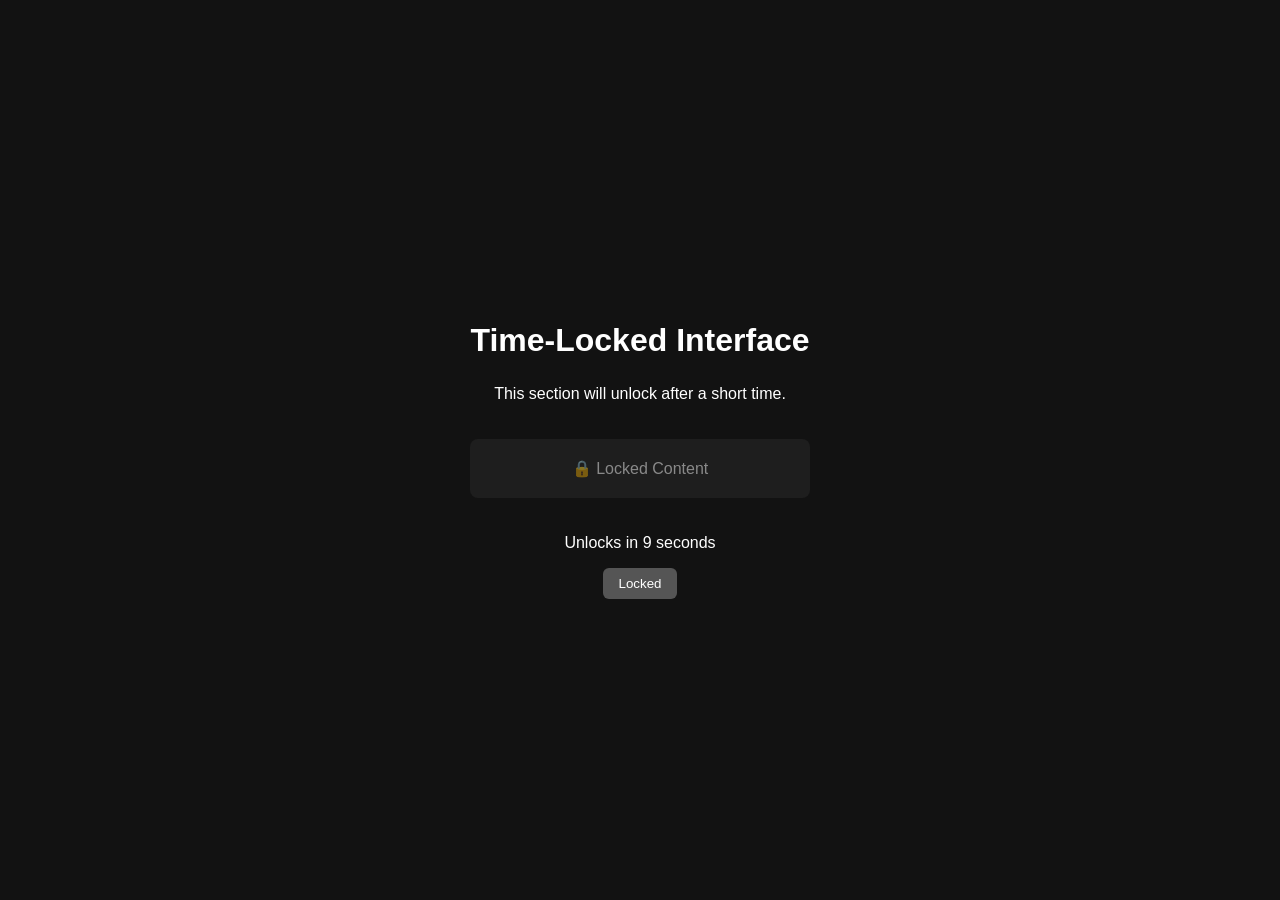
<file: time-locked-interface/index.html>
<!DOCTYPE html>
<html lang="en">
<head>
  <meta charset="UTF-8" />
  <meta name="viewport" content="width=device-width, initial-scale=1.0" />
  <title>Time-Locked Interface</title>
  <link rel="stylesheet" href="style.css" />
</head>
<body>

  <h1>Time-Locked Interface</h1>
  <p>This section will unlock after a short time.</p>

  <div id="locked-section">
    🔒 Locked Content
  </div>

  <p id="timer">Unlocks in 10 seconds</p>

  <button disabled>Locked</button>
<script src="script.js"></script>
</body>
</html>
</file>
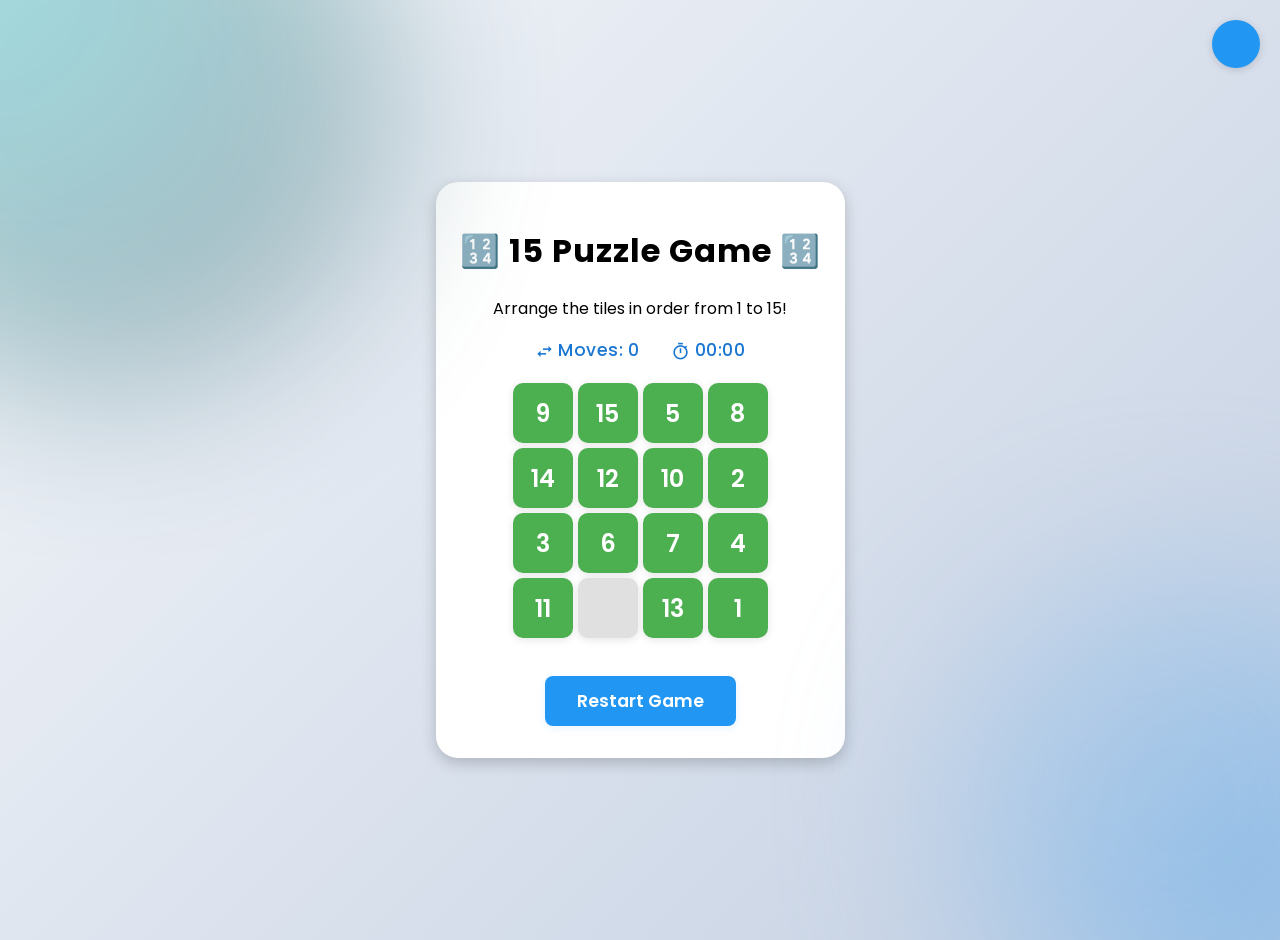
<file: projects/15 Sliding Puzzle/index.html>
<!DOCTYPE html>
<html lang="en">
  <head>
    <meta charset="UTF-8" />
    <meta name="viewport" content="width=device-width, initial-scale=1.0" />
    <title>15 Puzzle Game</title>
    <link rel="stylesheet" href="style.css" />
    <!-- Google Fonts for Material Icons and Poppins font -->
    <link
      href="https://fonts.googleapis.com/icon?family=Material+Icons"
      rel="stylesheet"
    />
    <link
      href="https://fonts.googleapis.com/css2?family=Poppins:wght@400;600;700&display=swap"
      rel="stylesheet"
    />
  </head>
  <body>
    <button id="toggle-dark" class="toggle-dark-btn">
      <span id="toggle-dark-icon" class="material-icons">dark_mode</span>
    </button>
    <div class="container">
      <h1>🔢 15 Puzzle Game 🔢</h1>
      <p>Arrange the tiles in order from 1 to 15!</p>
      <div class="game-stats">
        <span id="move-counter"
          ><span
            class="material-icons"
            style="font-size: 1.1em; vertical-align: middle"
            >swap_horiz</span
          >
          Moves: 0</span
        >
        <span id="timer"
          ><span
            class="material-icons"
            style="font-size: 1.1em; vertical-align: middle"
            >timer</span
          >
          00:00</span
        >
      </div>
      <div id="puzzle" class="puzzle"></div>
      <h2 id="message"></h2>
      <button id="restart">Restart Game</button>
      <div
        id="confetti-canvas"
        style="
          position: absolute;
          left: 0;
          top: 0;
          width: 100%;
          height: 100%;
          pointer-events: none;
          z-index: 10;
          display: none;
        "
      ></div>
    </div>

    <script src="script.js"></script>
    <script>
      // Theme toggle logic: initialize from main site, then standalone
      const toggleDarkBtn = document.getElementById("toggle-dark");
      const toggleDarkIcon = document.getElementById("toggle-dark-icon");
      const html = document.documentElement;

      function setThemeByName(theme) {
        if (theme === "dark") {
          document.body.classList.add("dark-mode");
          toggleDarkIcon.textContent = "light_mode";
        } else {
          document.body.classList.remove("dark-mode");
          toggleDarkIcon.textContent = "dark_mode";
        }
        html.setAttribute("data-theme", theme);
      }

      // Prefer gameTheme, else use main site theme
      const savedGameTheme = localStorage.getItem("gameTheme");
      const mainSiteTheme = localStorage.getItem("theme") || "light";
      const initialTheme = savedGameTheme || mainSiteTheme;
      setThemeByName(initialTheme);

      toggleDarkBtn.addEventListener("click", () => {
        const currentTheme =
          html.getAttribute("data-theme") === "dark" ? "dark" : "light";
        const newTheme = currentTheme === "dark" ? "light" : "dark";
        setThemeByName(newTheme);
        localStorage.setItem("gameTheme", newTheme);
      });
    </script>
  </body>
</html>
</file>
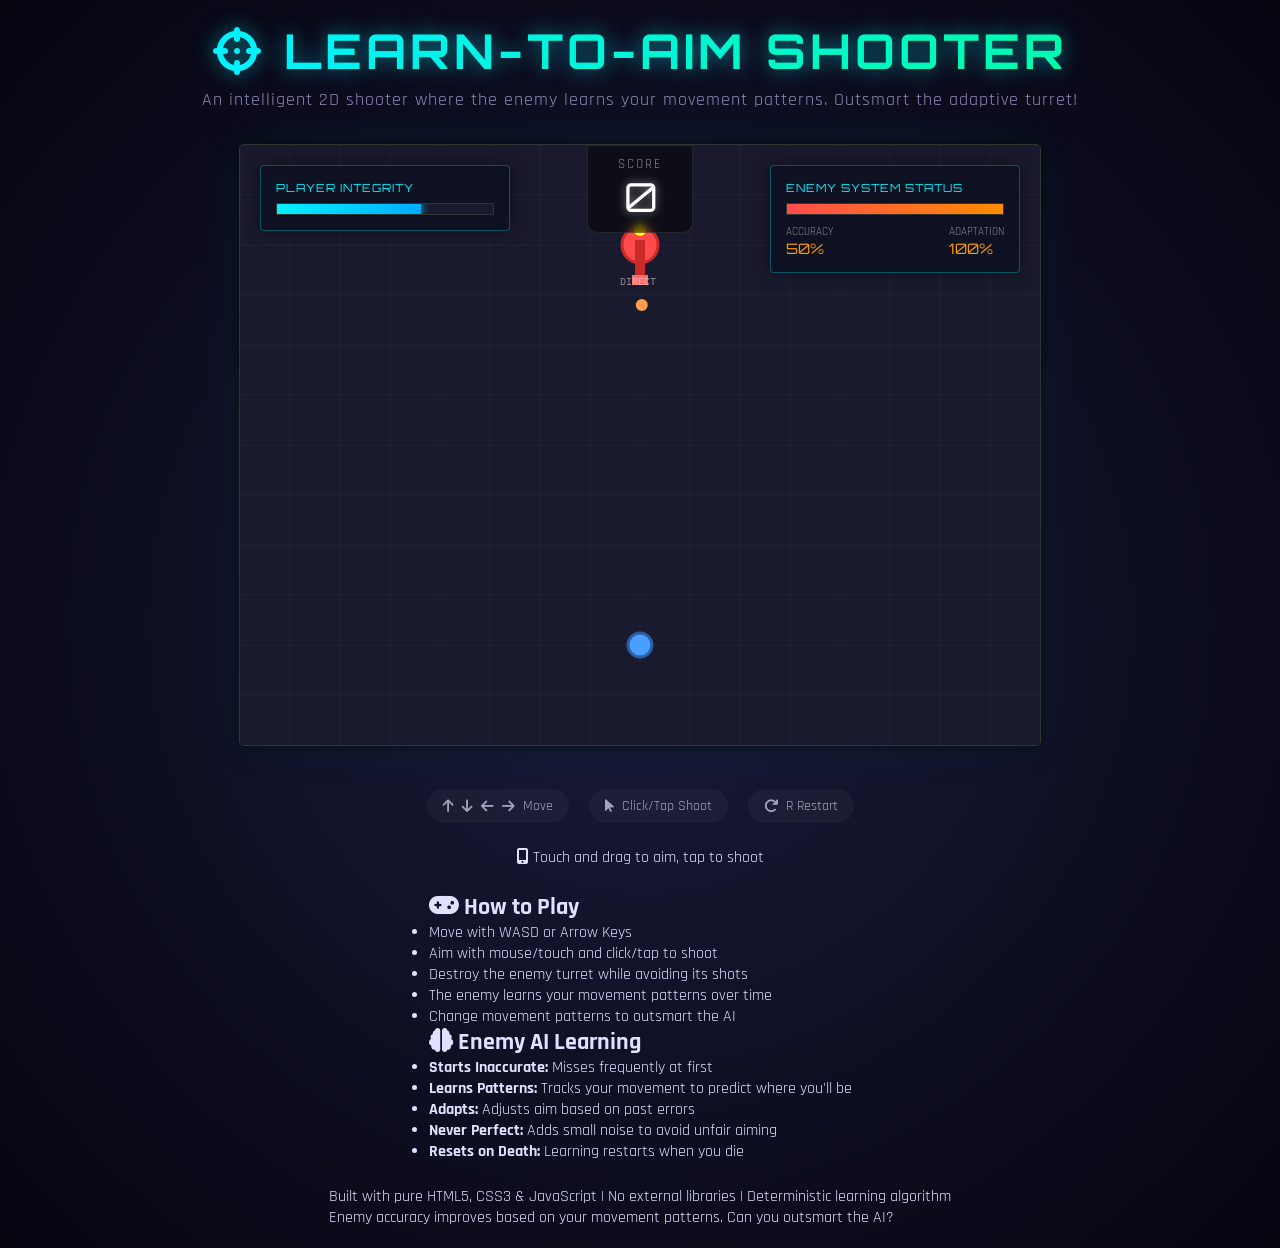
<file: projects/2dshooter/index.html>
<!DOCTYPE html>
<html lang="en">

<head>
    <meta charset="UTF-8">
    <meta name="viewport" content="width=device-width, initial-scale=1.0">
    <title>Learn-to-Aim Shooter | Intelligent 2D Shooter</title>
    <link rel="stylesheet" href="style.css">
    <link rel="stylesheet" href="https://cdnjs.cloudflare.com/ajax/libs/font-awesome/6.4.0/css/all.min.css">
</head>

<body>
    <div class="game-container">
        <header>
            <h1><i class="fas fa-crosshairs"></i> Learn-to-Aim Shooter</h1>
            <p class="subtitle">An intelligent 2D shooter where the enemy learns your movement patterns. Outsmart the
                adaptive turret!</p>
        </header>

        <div class="game-wrapper">
            <canvas id="gameCanvas"></canvas>

            <!-- NEW HUD OVERLAY -->
            <div id="ui-layer">
                <div class="hud-top-bar">
                    <div class="hud-group" id="player-stats">
                        <div class="hud-label">PLAYER INTEGRITY</div>
                        <div class="health-bar-container">
                            <div id="player-health-fill" class="health-fill" style="width: 100%;"></div>
                        </div>
                    </div>

                    <div class="hud-center">
                        <div class="score-display">
                            <span class="score-label">SCORE</span>
                            <span id="score-value">0</span>
                        </div>
                    </div>

                    <div class="hud-group" id="enemy-stats">
                        <div class="hud-label">ENEMY SYSTEM STATUS</div>
                        <div class="health-bar-container enemy-health">
                            <div id="enemy-health-fill" class="health-fill" style="width: 100%;"></div>
                        </div>
                        <div class="enemy-metrics">
                            <div class="metric">
                                <span>ACCURACY</span>
                                <span id="enemy-accuracy" class="metric-val">0%</span>
                            </div>
                            <div class="metric">
                                <span>ADAPTATION</span>
                                <span id="enemy-learning" class="metric-val">0%</span>
                            </div>
                        </div>
                    </div>
                </div>

                <div id="game-over-screen" class="hidden">
                    <h2 class="glitch-text">SYSTEM FAILURE</h2>
                    <div class="final-score">FINAL SCORE: <span id="final-score-val">0</span></div>
                    <button id="restart-btn" class="cyber-btn">REBOOT SYSTEM (R)</button>
                </div>
            </div>
        </div>

        <div class="controls">
            <div class="control-item"><i class="fas fa-arrow-up"></i> <i class="fas fa-arrow-down"></i> <i
                    class="fas fa-arrow-left"></i> <i class="fas fa-arrow-right"></i> Move</div>
            <div class="control-item"><i class="fas fa-mouse-pointer"></i> Click/Tap Shoot</div>
            <div class="control-item"><i class="fas fa-redo"></i> R Restart</div>
        </div>

        <div class="mobile-note">
            <i class="fas fa-mobile-alt"></i> Touch and drag to aim, tap to shoot
        </div>

        <div class="game-info">
            <div class="info-panel how-to-play">
                <h2><i class="fas fa-gamepad"></i> How to Play</h2>
                <ul>
                    <li>Move with WASD or Arrow Keys</li>
                    <li>Aim with mouse/touch and click/tap to shoot</li>
                    <li>Destroy the enemy turret while avoiding its shots</li>
                    <li>The enemy learns your movement patterns over time</li>
                    <li>Change movement patterns to outsmart the AI</li>
                </ul>
            </div>

            <div class="info-panel learning-explanation">
                <h2><i class="fas fa-brain"></i> Enemy AI Learning</h2>
                <ul>
                    <li><strong>Starts Inaccurate:</strong> Misses frequently at first</li>
                    <li><strong>Learns Patterns:</strong> Tracks your movement to predict where you'll be</li>
                    <li><strong>Adapts:</strong> Adjusts aim based on past errors</li>
                    <li><strong>Never Perfect:</strong> Adds small noise to avoid unfair aiming</li>
                    <li><strong>Resets on Death:</strong> Learning restarts when you die</li>
                </ul>
            </div>
        </div>

        <footer>
            <p>Built with pure HTML5, CSS3 & JavaScript | No external libraries | Deterministic learning algorithm</p>
            <p>Enemy accuracy improves based on your movement patterns. Can you outsmart the AI?</p>
        </footer>
    </div>

    <!-- JavaScript Files -->
    <script src="constants.js"></script>
    <script src="utils.js"></script>
    <script src="player.js"></script>
    <script src="enemy.js"></script>
    <script src="game.js"></script>
</body>

</html>
</file>
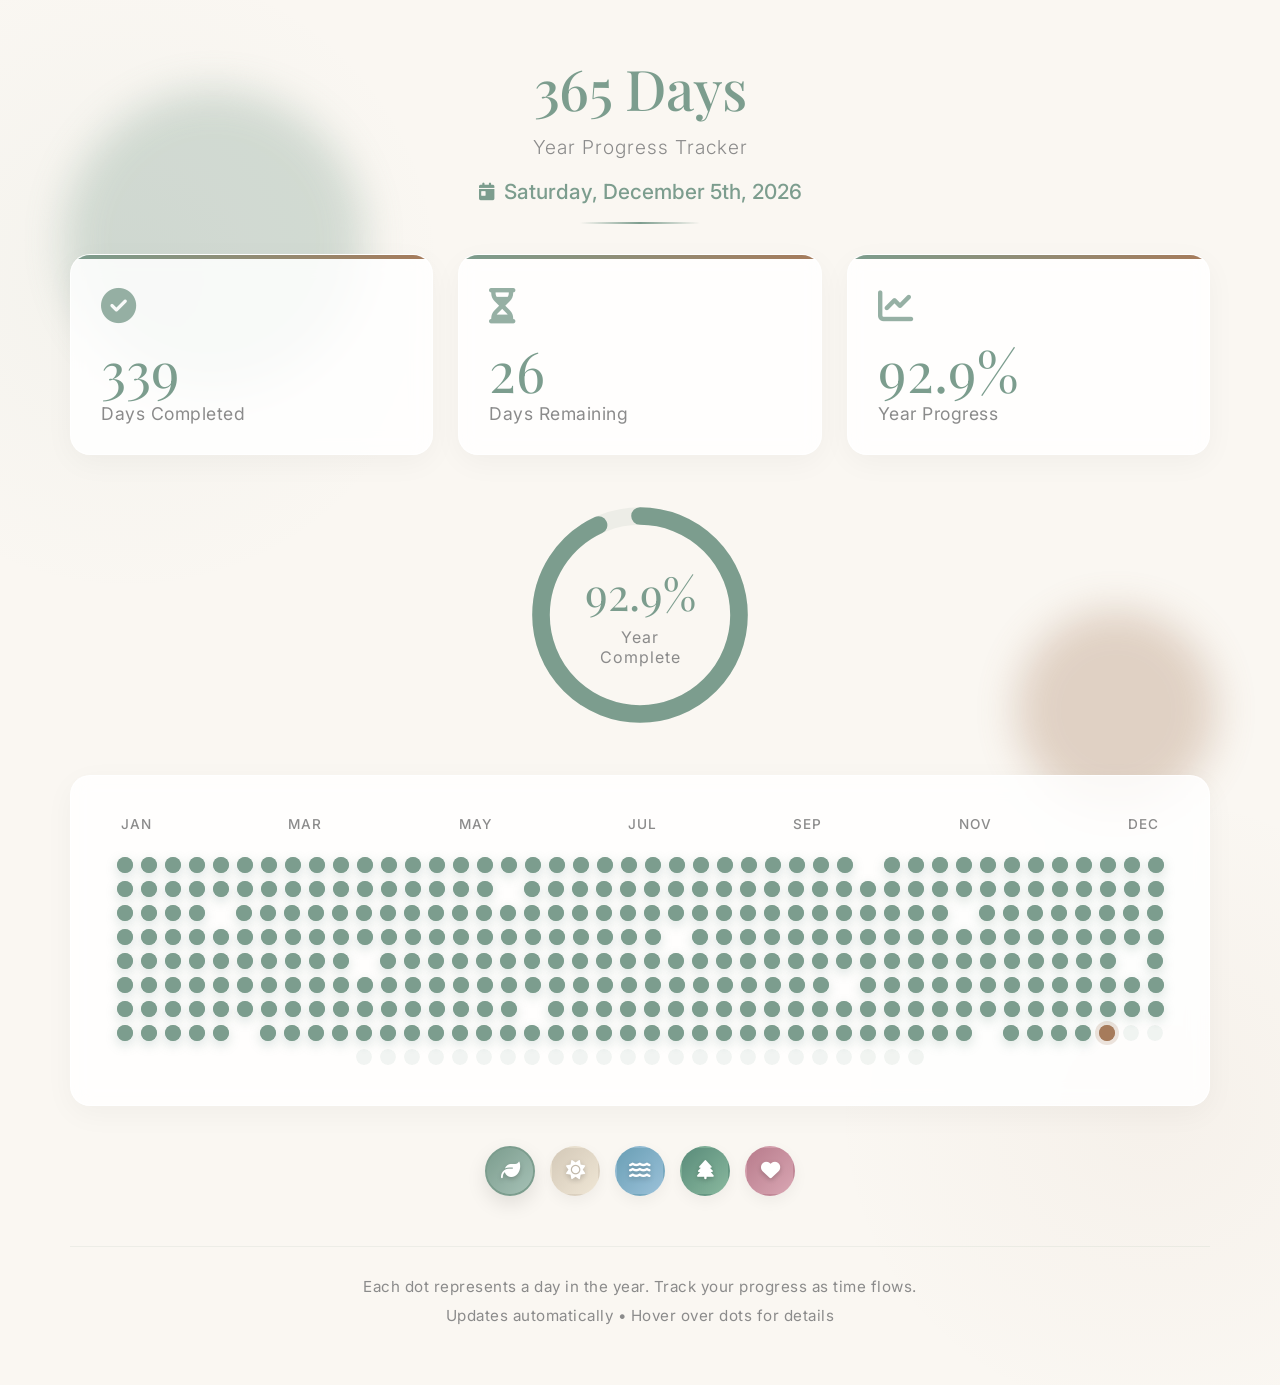
<file: projects/365Days/index.html>
<!DOCTYPE html>
<html lang="en">
<head>
    <meta charset="UTF-8">
    <meta name="viewport" content="width=device-width, initial-scale=1.0">
    <title>365 Days • Progress Tracker</title>
    <link rel="stylesheet" href="https://cdnjs.cloudflare.com/ajax/libs/font-awesome/6.4.0/css/all.min.css">
    <link href="https://fonts.googleapis.com/css2?family=Inter:wght@300;400;500;600&family=Playfair+Display:wght@400;500&display=swap" rel="stylesheet">
    <style>
        :root {
            --color-primary: #7C9D8E;
            --color-secondary: #D4C9B8;
            --color-accent: #A67B5B;
            --color-background: #FAF7F2;
            --color-text: #4A4A4A;
            --color-text-light: #8B8B8B;
            --color-card: rgba(255, 255, 255, 0.85);
            --shadow-subtle: 0 8px 30px rgba(0, 0, 0, 0.04);
            --shadow-elevated: 0 15px 40px rgba(0, 0, 0, 0.08);
            --border-radius: 20px;
            --transition-smooth: all 0.5s cubic-bezier(0.2, 0.8, 0.2, 1);
        }

        * {
            margin: 0;
            padding: 0;
            box-sizing: border-box;
        }

        body {
            font-family: 'Inter', sans-serif;
            background: var(--color-background);
            color: var(--color-text);
            min-height: 100vh;
            padding: 20px;
            display: flex;
            justify-content: center;
            align-items: center;
            background-image: 
                radial-gradient(circle at 10% 20%, rgba(124, 157, 142, 0.05) 0%, transparent 20%),
                radial-gradient(circle at 90% 80%, rgba(166, 123, 91, 0.05) 0%, transparent 20%);
            overflow-x: hidden;
        }

        .container {
            width: 100%;
            max-width: 1200px;
            padding: 30px;
        }

        /* Header Styles */
        .header {
            text-align: center;
            margin-bottom: 50px;
            position: relative;
        }

        .header::after {
            content: '';
            position: absolute;
            bottom: -20px;
            left: 50%;
            transform: translateX(-50%);
            width: 120px;
            height: 2px;
            background: linear-gradient(to right, transparent, var(--color-primary), transparent);
        }

        .main-title {
            font-family: 'Playfair Display', serif;
            font-size: 3.5rem;
            font-weight: 500;
            color: var(--color-primary);
            margin-bottom: 10px;
            letter-spacing: -0.5px;
        }

        .subtitle {
            font-size: 1.2rem;
            color: var(--color-text-light);
            font-weight: 300;
            letter-spacing: 1px;
        }

        .current-date {
            font-size: 1.3rem;
            color: var(--color-primary);
            margin-top: 20px;
            font-weight: 500;
            display: flex;
            align-items: center;
            justify-content: center;
            gap: 10px;
        }

        .current-date i {
            font-size: 1.1rem;
        }

        /* Stats Container */
        .stats-container {
            display: grid;
            grid-template-columns: repeat(auto-fit, minmax(250px, 1fr));
            gap: 25px;
            margin-bottom: 50px;
        }

        .stat-card {
            background: var(--color-card);
            border-radius: var(--border-radius);
            padding: 30px;
            box-shadow: var(--shadow-subtle);
            border: 1px solid rgba(255, 255, 255, 0.8);
            backdrop-filter: blur(10px);
            transition: var(--transition-smooth);
            position: relative;
            overflow: hidden;
        }

        .stat-card:hover {
            transform: translateY(-8px);
            box-shadow: var(--shadow-elevated);
        }

        .stat-card::before {
            content: '';
            position: absolute;
            top: 0;
            left: 0;
            width: 100%;
            height: 4px;
            background: linear-gradient(to right, var(--color-primary), var(--color-accent));
        }

        .stat-icon {
            font-size: 2.2rem;
            color: var(--color-primary);
            margin-bottom: 15px;
            opacity: 0.8;
        }

        .stat-value {
            font-size: 3.5rem;
            font-weight: 300;
            color: var(--color-primary);
            line-height: 1;
            margin-bottom: 5px;
            font-family: 'Playfair Display', serif;
        }

        .stat-label {
            font-size: 1.1rem;
            color: var(--color-text-light);
            font-weight: 400;
            letter-spacing: 0.5px;
        }

        /* Progress Circle */
        .progress-circle-container {
            display: flex;
            justify-content: center;
            margin: 50px 0;
        }

        .progress-circle {
            position: relative;
            width: 220px;
            height: 220px;
        }

        .circle-bg {
            fill: none;
            stroke: rgba(124, 157, 142, 0.1);
            stroke-width: 8;
        }

        .circle-progress {
            fill: none;
            stroke: var(--color-primary);
            stroke-width: 8;
            stroke-linecap: round;
            transform: rotate(-90deg);
            transform-origin: 50% 50%;
            transition: stroke-dashoffset 1.5s ease-in-out;
        }

        .circle-text {
            position: absolute;
            top: 50%;
            left: 50%;
            transform: translate(-50%, -50%);
            text-align: center;
        }

        .circle-percentage {
            font-size: 2.8rem;
            font-weight: 300;
            color: var(--color-primary);
            font-family: 'Playfair Display', serif;
        }

        .circle-label {
            font-size: 1rem;
            color: var(--color-text-light);
            letter-spacing: 1px;
            margin-top: 5px;
        }

        /* Year Dots */
        .year-dots-container {
            background: var(--color-card);
            border-radius: var(--border-radius);
            padding: 40px;
            box-shadow: var(--shadow-subtle);
            backdrop-filter: blur(10px);
            margin-bottom: 40px;
            border: 1px solid rgba(255, 255, 255, 0.8);
        }

        .months-indicator {
            display: flex;
            justify-content: space-between;
            margin-bottom: 25px;
            padding: 0 10px;
        }

        .month-label {
            font-size: 0.85rem;
            color: var(--color-text-light);
            font-weight: 500;
            text-transform: uppercase;
            letter-spacing: 1px;
        }

        .dots-grid {
            display: flex;
            flex-wrap: wrap;
            gap: 8px;
            justify-content: center;
        }

        .dot {
            width: 16px;
            height: 16px;
            border-radius: 50%;
            background-color: rgba(124, 157, 142, 0.1);
            transition: var(--transition-smooth);
            position: relative;
            overflow: hidden;
        }

        .dot::before {
            content: '';
            position: absolute;
            top: 0;
            left: 0;
            width: 100%;
            height: 100%;
            border-radius: 50%;
            background: inherit;
            z-index: 1;
        }

        .dot.filled {
            background-color: var(--color-primary);
            box-shadow: 0 4px 12px rgba(124, 157, 142, 0.3);
        }

        .dot.current {
            background-color: var(--color-accent);
            animation: pulse 2s infinite;
            box-shadow: 0 0 0 4px rgba(166, 123, 91, 0.2);
        }

        .dot.future {
            background-color: rgba(124, 157, 142, 0.05);
        }

        .dot:hover {
            transform: scale(1.3);
        }

        @keyframes pulse {
            0% { box-shadow: 0 0 0 0 rgba(166, 123, 91, 0.4); }
            70% { box-shadow: 0 0 0 10px rgba(166, 123, 91, 0); }
            100% { box-shadow: 0 0 0 0 rgba(166, 123, 91, 0); }
        }

        /* Theme Selector */
        .theme-selector {
            display: flex;
            justify-content: center;
            gap: 15px;
            margin-top: 40px;
        }

        .theme-btn {
            width: 50px;
            height: 50px;
            border-radius: 50%;
            border: 2px solid transparent;
            cursor: pointer;
            transition: var(--transition-smooth);
            position: relative;
            overflow: hidden;
            box-shadow: 0 5px 15px rgba(0, 0, 0, 0.05);
        }

        .theme-btn::after {
            content: '';
            position: absolute;
            top: 0;
            left: 0;
            width: 100%;
            height: 100%;
            border-radius: 50%;
            background: inherit;
        }

        .theme-btn:hover {
            transform: translateY(-5px) scale(1.1);
        }

        .theme-btn.active {
            border-color: var(--color-primary);
            box-shadow: 0 8px 20px rgba(0, 0, 0, 0.1);
        }

        .theme-btn i {
            position: absolute;
            top: 50%;
            left: 50%;
            transform: translate(-50%, -50%);
            color: white;
            font-size: 1.2rem;
            z-index: 2;
            text-shadow: 0 2px 5px rgba(0, 0, 0, 0.2);
        }

        /* Footer */
        .footer {
            text-align: center;
            margin-top: 50px;
            color: var(--color-text-light);
            font-size: 0.95rem;
            letter-spacing: 0.5px;
            padding-top: 30px;
            border-top: 1px solid rgba(124, 157, 142, 0.1);
        }

        .footer p {
            margin-bottom: 10px;
        }

        /* Responsive Design */
        @media (max-width: 992px) {
            .container {
                padding: 20px;
            }
            
            .main-title {
                font-size: 2.8rem;
            }
            
            .stat-value {
                font-size: 2.8rem;
            }
            
            .dot {
                width: 14px;
                height: 14px;
            }
        }

        @media (max-width: 768px) {
            .main-title {
                font-size: 2.2rem;
            }
            
            .stats-container {
                grid-template-columns: 1fr;
                gap: 20px;
            }
            
            .progress-circle {
                width: 180px;
                height: 180px;
            }
            
            .circle-percentage {
                font-size: 2.2rem;
            }
            
            .dot {
                width: 12px;
                height: 12px;
            }
            
            .dots-grid {
                gap: 6px;
            }
            
            .year-dots-container {
                padding: 25px;
            }
            
            .month-label {
                font-size: 0.7rem;
            }
        }

        @media (max-width: 480px) {
            .main-title {
                font-size: 1.9rem;
            }
            
            .subtitle {
                font-size: 1rem;
            }
            
            .stat-card {
                padding: 20px;
            }
            
            .dot {
                width: 10px;
                height: 10px;
            }
            
            .dots-grid {
                gap: 5px;
            }
            
            .theme-btn {
                width: 40px;
                height: 40px;
            }
        }

        /* Floating Background Elements */
        .floating-element {
            position: fixed;
            border-radius: 50%;
            z-index: -1;
            opacity: 0.3;
            filter: blur(20px);
        }

        .floating-1 {
            width: 300px;
            height: 300px;
            background: var(--color-primary);
            top: 10%;
            left: 5%;
            animation: float 20s infinite ease-in-out;
        }

        .floating-2 {
            width: 200px;
            height: 200px;
            background: var(--color-accent);
            bottom: 10%;
            right: 5%;
            animation: float 25s infinite ease-in-out reverse;
        }

        @keyframes float {
            0%, 100% { transform: translateY(0) rotate(0deg); }
            50% { transform: translateY(-30px) rotate(180deg); }
        }

        /* Load-in Animation */
        .animate-in {
            animation: fadeInUp 0.8s ease-out forwards;
            opacity: 0;
        }

        @keyframes fadeInUp {
            from {
                opacity: 0;
                transform: translateY(30px);
            }
            to {
                opacity: 1;
                transform: translateY(0);
            }
        }

        /* Custom Scrollbar */
        ::-webkit-scrollbar {
            width: 8px;
        }

        ::-webkit-scrollbar-track {
            background: rgba(124, 157, 142, 0.05);
            border-radius: 10px;
        }

        ::-webkit-scrollbar-thumb {
            background: var(--color-primary);
            border-radius: 10px;
        }
    </style>
</head>
<body>
    <!-- Floating Background Elements -->
    <div class="floating-element floating-1"></div>
    <div class="floating-element floating-2"></div>

    <div class="container">
        <!-- Header -->
        <header class="header animate-in" style="animation-delay: 0.1s">
            <h1 class="main-title">365 Days</h1>
            <p class="subtitle">Year Progress Tracker</p>
            <div class="current-date">
                <i class="fas fa-calendar-day"></i>
                <span id="currentDate">Loading...</span>
            </div>
        </header>

        <!-- Stats Cards -->
        <div class="stats-container">
            <div class="stat-card animate-in" style="animation-delay: 0.2s">
                <div class="stat-icon">
                    <i class="fas fa-check-circle"></i>
                </div>
                <div class="stat-value" id="daysCompleted">0</div>
                <div class="stat-label">Days Completed</div>
            </div>
            
            <div class="stat-card animate-in" style="animation-delay: 0.3s">
                <div class="stat-icon">
                    <i class="fas fa-hourglass-half"></i>
                </div>
                <div class="stat-value" id="daysLeft">365</div>
                <div class="stat-label">Days Remaining</div>
            </div>
            
            <div class="stat-card animate-in" style="animation-delay: 0.4s">
                <div class="stat-icon">
                    <i class="fas fa-chart-line"></i>
                </div>
                <div class="stat-value" id="percentage">0%</div>
                <div class="stat-label">Year Progress</div>
            </div>
        </div>

        <!-- Progress Circle -->
        <div class="progress-circle-container animate-in" style="animation-delay: 0.5s">
            <div class="progress-circle">
                <svg viewBox="0 0 100 100">
                    <circle class="circle-bg" cx="50" cy="50" r="45"></circle>
                    <circle class="circle-progress" cx="50" cy="50" r="45" stroke-dasharray="283" stroke-dashoffset="283"></circle>
                </svg>
                <div class="circle-text">
                    <div class="circle-percentage" id="circlePercentage">0%</div>
                    <div class="circle-label">Year Complete</div>
                </div>
            </div>
        </div>

        <!-- Year Dots -->
        <div class="year-dots-container animate-in" style="animation-delay: 0.6s">
            <div class="months-indicator">
                <span class="month-label">Jan</span>
                <span class="month-label">Mar</span>
                <span class="month-label">May</span>
                <span class="month-label">Jul</span>
                <span class="month-label">Sep</span>
                <span class="month-label">Nov</span>
                <span class="month-label">Dec</span>
            </div>
            
            <div class="dots-grid" id="yearDots">
                <!-- Dots will be generated by JavaScript -->
            </div>
        </div>

        <!-- Theme Selector -->
        <div class="theme-selector animate-in" style="animation-delay: 0.7s">
            <div class="theme-btn active" data-theme="sage" style="background: linear-gradient(135deg, #7C9D8E, #A6C1B6)">
                <i class="fas fa-leaf"></i>
            </div>
            <div class="theme-btn" data-theme="sand" style="background: linear-gradient(135deg, #D4C9B8, #EFE6D5)">
                <i class="fas fa-sun"></i>
            </div>
            <div class="theme-btn" data-theme="ocean" style="background: linear-gradient(135deg, #6A9FB5, #9BC1D9)">
                <i class="fas fa-water"></i>
            </div>
            <div class="theme-btn" data-theme="forest" style="background: linear-gradient(135deg, #5A8C7A, #89B89E)">
                <i class="fas fa-tree"></i>
            </div>
            <div class="theme-btn" data-theme="berry" style="background: linear-gradient(135deg, #B87C8C, #D9A6B3)">
                <i class="fas fa-heart"></i>
            </div>
        </div>

        <!-- Footer -->
        <footer class="footer animate-in" style="animation-delay: 0.8s">
            <p>Each dot represents a day in the year. Track your progress as time flows.</p>
            <p>Updates automatically • Hover over dots for details</p>
        </footer>
    </div>

    <script>
        document.addEventListener('DOMContentLoaded', function() {
            // DOM Elements
            const yearDotsContainer = document.getElementById('yearDots');
            const daysCompletedElement = document.getElementById('daysCompleted');
            const daysLeftElement = document.getElementById('daysLeft');
            const percentageElement = document.getElementById('percentage');
            const circlePercentageElement = document.getElementById('circlePercentage');
            const circleProgressElement = document.querySelector('.circle-progress');
            const currentDateElement = document.getElementById('currentDate');
            const themeButtons = document.querySelectorAll('.theme-btn');
            
            // Themes configuration
            const themes = {
                sage: {
                    primary: '#7C9D8E',
                    secondary: '#D4C9B8',
                    accent: '#A67B5B',
                    background: '#FAF7F2',
                    text: '#4A4A4A',
                    textLight: '#8B8B8B'
                },
                sand: {
                    primary: '#D4C9B8',
                    secondary: '#A67B5B',
                    accent: '#7C9D8E',
                    background: '#FBF9F5',
                    text: '#5A5A5A',
                    textLight: '#9B8B7A'
                },
                ocean: {
                    primary: '#6A9FB5',
                    secondary: '#A6C1D9',
                    accent: '#5A8C7A',
                    background: '#F5FAFC',
                    text: '#4A6A7A',
                    textLight: '#7A9FB5'
                },
                forest: {
                    primary: '#5A8C7A',
                    secondary: '#A6C1B6',
                    accent: '#7C9D8E',
                    background: '#F5F9F7',
                    text: '#3A5A4A',
                    textLight: '#7A9B8A'
                },
                berry: {
                    primary: '#B87C8C',
                    secondary: '#D9A6B3',
                    accent: '#8C6A9F',
                    background: '#FBF5F7',
                    text: '#5A4A5A',
                    textLight: '#9B7A8A'
                }
            };
            
            // Current theme
            let currentTheme = 'sage';
            
            // Initialize the dots for the year
            function initializeYearDots() {
                yearDotsContainer.innerHTML = '';
                
                // Check if current year is a leap year
                const now = new Date();
                const year = now.getFullYear();
                const isLeapYear = (year % 4 === 0 && year % 100 !== 0) || (year % 400 === 0);
                
                // Days in each month
                const daysInMonth = [31, isLeapYear ? 29 : 28, 31, 30, 31, 30, 31, 31, 30, 31, 30, 31];
                
                // Create dots for each day of the year
                for (let month = 0; month < 12; month++) {
                    for (let day = 1; day <= daysInMonth[month]; day++) {
                        const dot = document.createElement('div');
                        dot.className = 'dot';
                        dot.dataset.month = month;
                        dot.dataset.day = day;
                        yearDotsContainer.appendChild(dot);
                    }
                    
                    // Add a small spacer after each month
                    if (month < 11) {
                        const spacer = document.createElement('div');
                        spacer.style.width = '15px';
                        spacer.style.height = '16px';
                        spacer.style.flexShrink = '0';
                        if (window.innerWidth <= 768) spacer.style.width = '10px';
                        if (window.innerWidth <= 480) spacer.style.width = '5px';
                        yearDotsContainer.appendChild(spacer);
                    }
                }
                
                updateProgress();
            }
            
            // Update progress based on current date
            function updateProgress() {
                const now = new Date();
                const startOfYear = new Date(now.getFullYear(), 0, 1);
                const endOfYear = new Date(now.getFullYear(), 11, 31);
                
                // Calculate days completed and left
                const timeDiff = now - startOfYear;
                const daysCompleted = Math.floor(timeDiff / (1000 * 60 * 60 * 24)) + 1; // +1 to include today
                
                const totalDays = Math.floor((endOfYear - startOfYear) / (1000 * 60 * 60 * 24)) + 1;
                const daysLeft = totalDays - daysCompleted;
                const percentage = ((daysCompleted / totalDays) * 100).toFixed(1);
                
                // Update statistics
                daysCompletedElement.textContent = daysCompleted;
                daysLeftElement.textContent = daysLeft;
                percentageElement.textContent = `${percentage}%`;
                circlePercentageElement.textContent = `${percentage}%`;
                
                // Update progress circle
                const circleCircumference = 2 * Math.PI * 45; // r=45
                const offset = circleCircumference - (daysCompleted / totalDays) * circleCircumference;
                circleProgressElement.style.strokeDashoffset = offset;
                
                // Update current date display
                const monthName = now.toLocaleDateString('en-US', { month: 'long' });
                const day = now.getDate();
                const year = now.getFullYear();
                const daySuffix = getDaySuffix(day);
                const weekday = now.toLocaleDateString('en-US', { weekday: 'long' });
                
                currentDateElement.textContent = `${weekday}, ${monthName} ${day}${daySuffix}, ${year}`;
                
                // Update dots
                const dots = document.querySelectorAll('.dot');
                let dotIndex = 0;
                
                // Days in each month (considering leap year)
                const isLeapYear = (year % 4 === 0 && year % 100 !== 0) || (year % 400 === 0);
                const daysInMonth = [31, isLeapYear ? 29 : 28, 31, 30, 31, 30, 31, 31, 30, 31, 30, 31];
                
                dots.forEach(dot => {
                    const month = parseInt(dot.dataset.month);
                    const day = parseInt(dot.dataset.day);
                    
                    // Calculate day of year
                    let dayOfYear = day;
                    for (let i = 0; i < month; i++) {
                        dayOfYear += daysInMonth[i];
                    }
                    
                    // Update dot appearance based on progress
                    if (dayOfYear < daysCompleted) {
                        dot.className = 'dot filled';
                        dot.title = `${getMonthName(month)} ${day} - Completed`;
                    } else if (dayOfYear === daysCompleted) {
                        dot.className = 'dot filled current';
                        dot.title = `${getMonthName(month)} ${day} - Today`;
                    } else {
                        dot.className = 'dot future';
                        dot.title = `${getMonthName(month)} ${day} - Future`;
                    }
                    
                    dotIndex++;
                });
            }
            
            // Helper function to get day suffix
            function getDaySuffix(day) {
                if (day >= 11 && day <= 13) return 'th';
                switch (day % 10) {
                    case 1: return 'st';
                    case 2: return 'nd';
                    case 3: return 'rd';
                    default: return 'th';
                }
            }
            
            // Helper function to get month name
            function getMonthName(monthIndex) {
                const months = [
                    'January', 'February', 'March', 'April', 'May', 'June',
                    'July', 'August', 'September', 'October', 'November', 'December'
                ];
                return months[monthIndex];
            }
            
            // Theme switching functionality
            function setTheme(themeName) {
                currentTheme = themeName;
                const theme = themes[themeName];
                
                // Update CSS variables
                document.documentElement.style.setProperty('--color-primary', theme.primary);
                document.documentElement.style.setProperty('--color-secondary', theme.secondary);
                document.documentElement.style.setProperty('--color-accent', theme.accent);
                document.documentElement.style.setProperty('--color-background', theme.background);
                document.documentElement.style.setProperty('--color-text', theme.text);
                document.documentElement.style.setProperty('--color-text-light', theme.textLight);
                
                // Update floating elements
                document.querySelector('.floating-1').style.background = theme.primary;
                document.querySelector('.floating-2').style.background = theme.accent;
                
                // Update active theme button
                themeButtons.forEach(btn => {
                    if (btn.dataset.theme === themeName) {
                        btn.classList.add('active');
                    } else {
                        btn.classList.remove('active');
                    }
                });
            }
            
            // Event listeners for theme buttons
            themeButtons.forEach(btn => {
                btn.addEventListener('click', function() {
                    const themeName = this.dataset.theme;
                    setTheme(themeName);
                    
                    // Add click animation
                    this.style.transform = 'scale(0.9)';
                    setTimeout(() => {
                        this.style.transform = '';
                    }, 200);
                });
            });
            
            // Auto-update at midnight
            function scheduleMidnightUpdate() {
                const now = new Date();
                const midnight = new Date();
                midnight.setHours(24, 0, 0, 0);
                
                const timeUntilMidnight = midnight - now;
                
                setTimeout(() => {
                    updateProgress();
                    scheduleMidnightUpdate();
                    
                    // Add a subtle animation to indicate update
                    document.querySelector('.progress-circle').style.transform = 'scale(1.05)';
                    setTimeout(() => {
                        document.querySelector('.progress-circle').style.transform = 'scale(1)';
                    }, 300);
                }, timeUntilMidnight);
            }
            
            // Initialize the page
            initializeYearDots();
            updateProgress();
            scheduleMidnightUpdate();
            
            // Update every minute for edge cases
            setInterval(updateProgress, 60000);
            
            // Handle window resize
            window.addEventListener('resize', initializeYearDots);
            
            // Trigger entrance animations
            setTimeout(() => {
                document.querySelectorAll('.animate-in').forEach(el => {
                    el.style.animationPlayState = 'running';
                });
            }, 100);
            
            // Add a subtle parallax effect on mouse move
            document.addEventListener('mousemove', (e) => {
                const xAxis = (window.innerWidth / 2 - e.pageX) / 50;
                const yAxis = (window.innerHeight / 2 - e.pageY) / 50;
                
                document.querySelector('.floating-1').style.transform = `translate(${xAxis}px, ${yAxis}px)`;
                document.querySelector('.floating-2').style.transform = `translate(${-xAxis}px, ${-yAxis}px)`;
            });
        });
    </script>
</body>
</html>
</file>
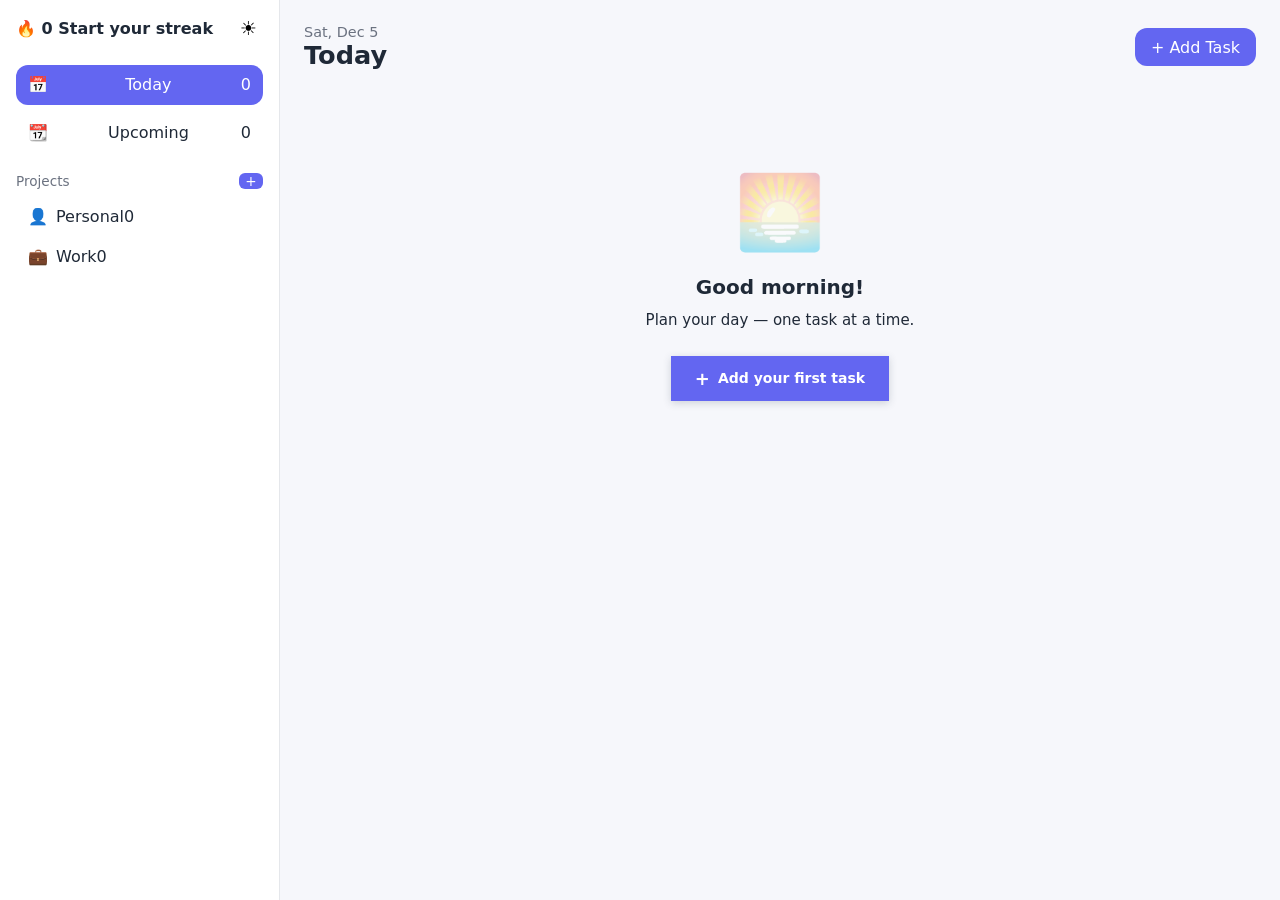
<file: projects/Advanced To-Do App/index.html>
<!DOCTYPE html>
<html lang="en">
  <head>
    <meta charset="UTF-8" />
    <meta name="viewport" content="width=device-width, initial-scale=1.0" />
    <title>Advanced To-Do App</title>
    <link rel="stylesheet" href="style.css" />
    <link rel="stylesheet" href="components.css" />
  </head>
  <body>
    <div class="app-container">
      <!-- Sidebar -->
      <aside class="sidebar">
        <div class="sidebar-header">
          <div class="streak-indicator" id="streakIndicator">
            <div class="streak-flame">🔥</div>
            <div class="streak-number" id="streakCount">0</div>
            <div class="streak-label">day streak!</div>
          </div>
          <!-- Theme Toggle -->
          <button
            class="theme-toggle"
            id="themeToggle"
            aria-label="Toggle theme"
          >
            <span class="theme-icon-light">☀️</span>
            <span class="theme-icon-dark">🌙</span>
          </button>
        </div>

        <nav class="sidebar-nav">
          <div class="nav-section">
            <button class="nav-item active" data-filter="today">
              <span class="nav-icon">📅</span>
              <span class="nav-label">Today</span>
              <span class="nav-count" id="todayCount">0</span>
            </button>
            <button class="nav-item" data-filter="upcoming">
              <span class="nav-icon">📆</span>
              <span class="nav-label">Upcoming</span>
              <span class="nav-count" id="upcomingCount">0</span>
            </button>
          </div>

          <div class="nav-section">
            <div class="section-header">
              <span>Projects</span>
              <button
                class="add-project-btn"
                id="addProjectBtn"
                aria-label="Add new project"
              >
                +
              </button>
            </div>
            <div id="projectsList"></div>
          </div>
        </nav>
      </aside>

      <!-- Main Content -->
      <main class="main-content">
        <header class="content-header">
          <div class="header-content">
            <div class="header-date" id="headerDate">Mon, 11 Jan</div>
            <h1 class="page-title" id="pageTitle">Today</h1>
          </div>
          <button class="btn-primary" id="addTaskBtn">
            <span>+</span> Add Task
          </button>
        </header>

        <div class="tasks-container" id="tasksContainer">
          <!-- Tasks will be rendered here -->
        </div>
      </main>
    </div>

    <!-- Add/Edit Task Modal -->
    <div class="modal" id="taskModal">
      <div class="modal-overlay" id="modalOverlay"></div>
      <div class="modal-content">
        <div class="modal-header">
          <h2 id="modalTitle">Add Task</h2>
          <button class="modal-close" id="modalClose" aria-label="Close">
            &times;
          </button>
        </div>
        <div class="modal-body">
          <div class="form-group">
            <label for="taskName">Task Name</label>
            <input
              type="text"
              id="taskName"
              placeholder="Enter task name"
              autocomplete="off"
            />
          </div>

          <div class="form-row">
            <div class="form-group">
              <label for="taskProject">Project</label>
              <select id="taskProject">
                <option value="personal">Personal</option>
                <option value="work">Work</option>
              </select>
            </div>

            <div class="form-group">
              <label for="taskPriority">Priority</label>
              <select id="taskPriority">
                <option value="low">Low</option>
                <option value="medium">Medium</option>
                <option value="high">High</option>
              </select>
            </div>
          </div>

          <div class="form-group">
            <label for="taskDate">Due Date</label>
            <input
              type="text"
              id="taskDate"
              placeholder="Select date"
              readonly
            />
          </div>

          <div class="form-group">
            <label for="taskDescription">Description (Optional)</label>
            <textarea
              id="taskDescription"
              rows="3"
              placeholder="Add description..."
            ></textarea>
          </div>
        </div>
        <div class="modal-footer">
          <button class="btn-secondary" id="modalCancel">Cancel</button>
          <button class="btn-primary" id="modalSave">Save</button>
        </div>
      </div>
    </div>

    <!-- Calendar Modal -->
    <div class="modal" id="calendarModal">
      <div class="modal-overlay" id="calendarOverlay"></div>
      <div class="modal-content calendar-modal">
        <div class="calendar-header">
          <button class="calendar-nav" id="prevMonth">‹</button>
          <h3 id="calendarTitle">January 2026</h3>
          <button class="calendar-nav" id="nextMonth">›</button>
        </div>
        <div class="calendar-grid" id="calendarGrid"></div>
      </div>
    </div>

    <!-- Celebration Popup -->
    <div class="celebration" id="celebration">
      <div class="celebration-content">
        <div class="celebration-emoji">🎉</div>
        <h3>Great Job!</h3>
        <p>You've completed all tasks for today!</p>
      </div>
    </div>

    <script src="storage.js"></script>
    <script src="calendar.js"></script>
    <script src="tasks.js"></script>
    <script src="app.js"></script>
  </body>
</html>
</file>
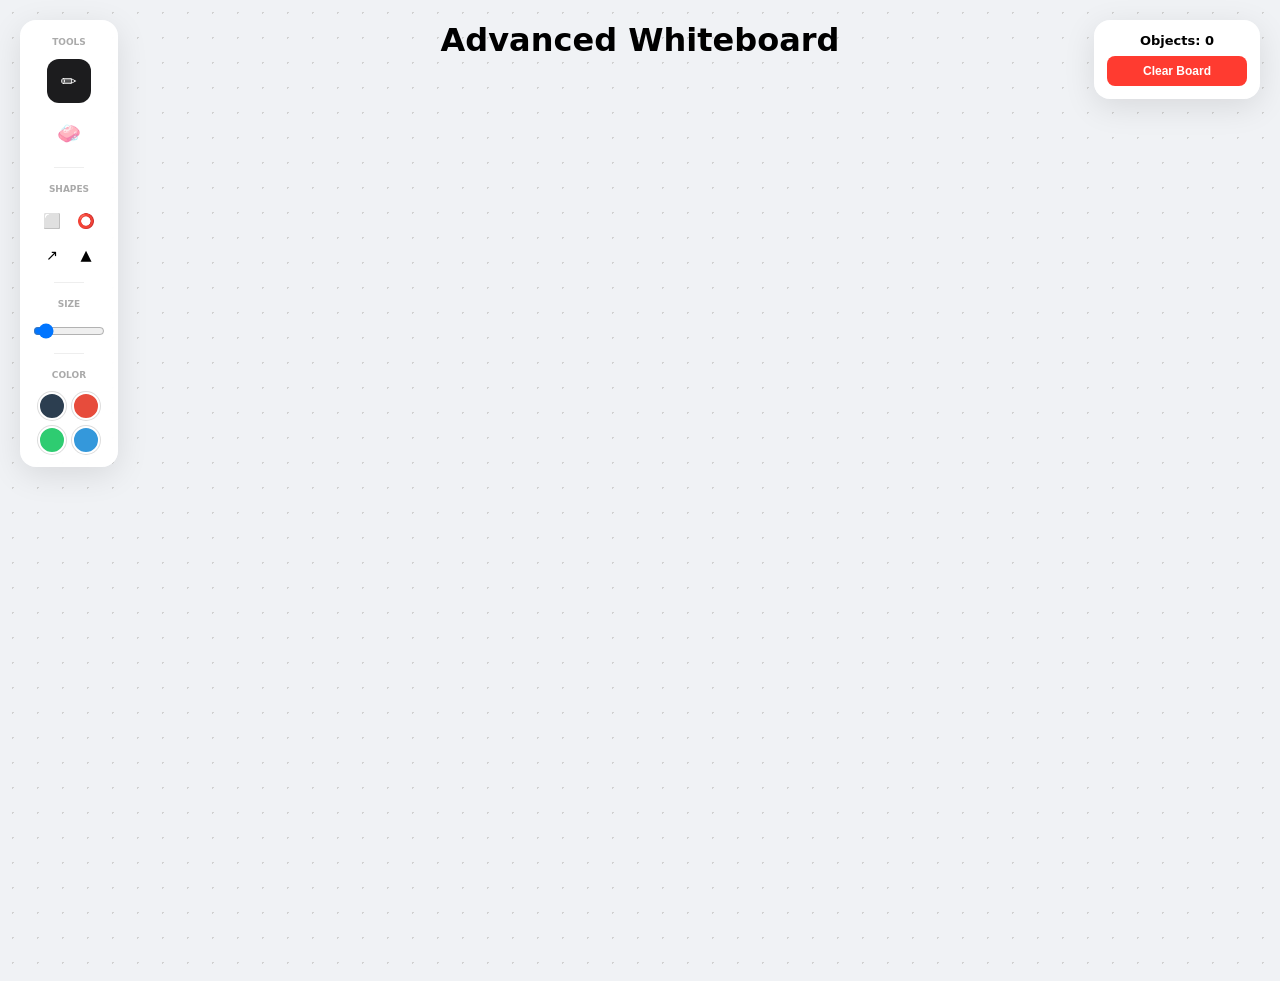
<file: projects/Advanced Whiteboard/index.html>
<!DOCTYPE html>
<html lang="en">
<head>
    <meta charset="UTF-8">
    <title>Advanced Whiteboard</title>
    <link rel="stylesheet" href="style.css">
</head>
<body>
    <h1 style="text-align: center;">Advanced Whiteboard</h1>
    <canvas id="board"></canvas>

    <div class="panel toolbar">
        <label>Tools</label>
        <div class="tool active" data-tool="pen" onclick="app.setTool('pen')">✏️</div>
        <div class="tool" data-tool="eraser" onclick="app.setTool('eraser')">🧼</div>
        
        <div class="separator"></div>
        
        <label>Shapes</label>
        <div class="shape-grid">
            <div class="tool" data-tool="rectangle" onclick="app.setTool('rectangle')">⬜</div>
            <div class="tool" data-tool="circle" onclick="app.setTool('circle')">⭕</div>
            <div class="tool" data-tool="arrow" onclick="app.setTool('arrow')">↗️</div>
            <div class="tool" data-tool="triangle" onclick="app.setTool('triangle')">▲</div>
        </div>

        <div class="separator"></div>

        <label>Size</label>
        <input type="range" style="width:100%" min="1" max="50" value="5" oninput="app.setBrushSize(this.value)">
        
        <div class="separator"></div>
        
        <label>Color</label>
        <div class="color-picker">
            <div class="swatch" style="background:#2c3e50" onclick="app.setColor('#2c3e50')"></div>
            <div class="swatch" style="background:#e74c3c" onclick="app.setColor('#e74c3c')"></div>
            <div class="swatch" style="background:#2ecc71" onclick="app.setColor('#2ecc71')"></div>
            <div class="swatch" style="background:#3498db" onclick="app.setColor('#3498db')"></div>
        </div>
    </div>

    <div class="panel info-panel">
        <div class="stat-item"><span class="label">Objects:</span> <span id="event-count">0</span></div>
        <button onclick="app.reset()" class="clear-btn">Clear Board</button>
    </div>

    <script src="script.js"></script>
</body>
</html>
</file>
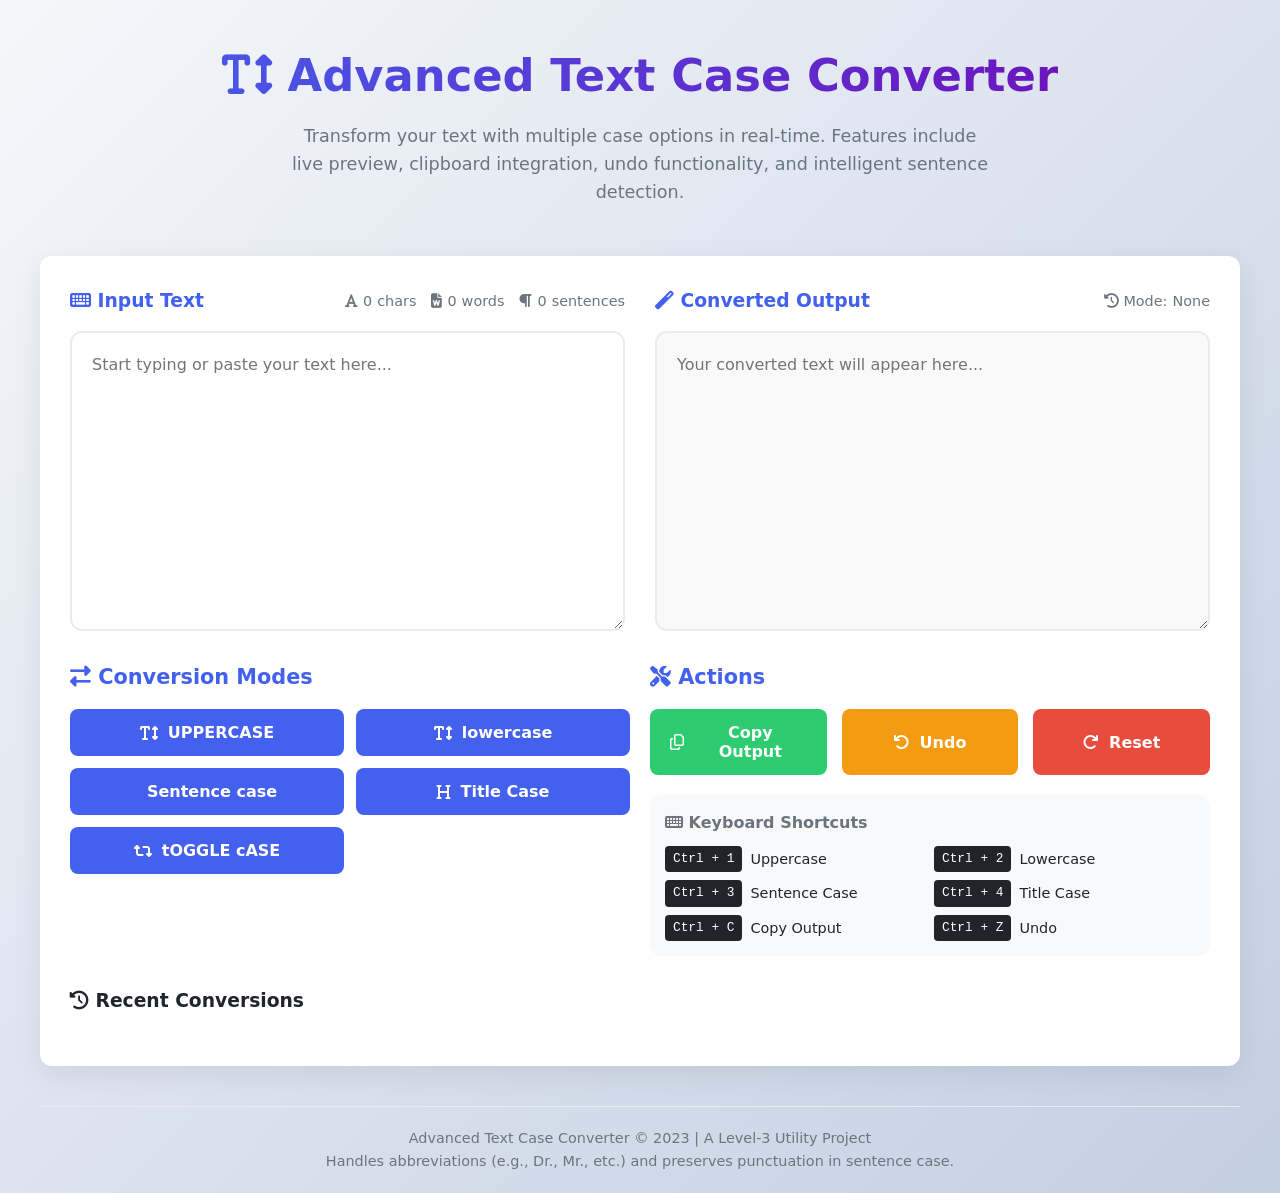
<file: projects/Advanced_TextCaseConverter_live_processing_clipboard_integration/index.html>
<!DOCTYPE html>
<html lang="en">
<head>
    <meta charset="UTF-8">
    <meta name="viewport" content="width=device-width, initial-scale=1.0">
    <title>Advanced Text Case Converter</title>
    <link rel="stylesheet" href="https://cdnjs.cloudflare.com/ajax/libs/font-awesome/6.4.0/css/all.min.css">
    <style>
        :root {
            --primary: #4361ee;
            --primary-dark: #3a56d4;
            --secondary: #7209b7;
            --success: #2ecc71;
            --danger: #e74c3c;
            --warning: #f39c12;
            --light: #f8f9fa;
            --dark: #212529;
            --gray: #6c757d;
            --gray-light: #e9ecef;
            --border-radius: 12px;
            --shadow: 0 8px 30px rgba(0, 0, 0, 0.08);
            --transition: all 0.3s cubic-bezier(0.25, 0.8, 0.25, 1);
        }

        * {
            margin: 0;
            padding: 0;
            box-sizing: border-box;
            font-family: 'Segoe UI', system-ui, sans-serif;
        }

        body {
            background: linear-gradient(135deg, #f5f7fa 0%, #c3cfe2 100%);
            color: var(--dark);
            min-height: 100vh;
            padding: 20px;
            line-height: 1.6;
        }

        .container {
            max-width: 1200px;
            margin: 0 auto;
        }

        header {
            text-align: center;
            margin-bottom: 30px;
            padding: 20px;
            animation: fadeIn 0.8s ease-out;
        }

        h1 {
            color: var(--primary);
            font-size: 2.8rem;
            margin-bottom: 10px;
            background: linear-gradient(90deg, var(--primary), var(--secondary));
            -webkit-background-clip: text;
            background-clip: text;
            color: transparent;
        }

        .subtitle {
            color: var(--gray);
            font-size: 1.1rem;
            max-width: 700px;
            margin: 0 auto;
        }

        .app-card {
            background: white;
            border-radius: var(--border-radius);
            box-shadow: var(--shadow);
            padding: 30px;
            margin-bottom: 30px;
            animation: slideUp 0.5s ease-out;
            transition: var(--transition);
        }

        .app-card:hover {
            box-shadow: 0 12px 40px rgba(0, 0, 0, 0.12);
        }

        .main-grid {
            display: grid;
            grid-template-columns: 1fr 1fr;
            gap: 30px;
            margin-bottom: 30px;
        }

        @media (max-width: 992px) {
            .main-grid {
                grid-template-columns: 1fr;
            }
        }

        .text-area-container {
            display: flex;
            flex-direction: column;
            height: 100%;
        }

        .text-area-label {
            display: flex;
            justify-content: space-between;
            align-items: center;
            margin-bottom: 15px;
        }

        .text-area-label h3 {
            color: var(--primary);
        }

        .stats {
            display: flex;
            gap: 15px;
            font-size: 0.9rem;
            color: var(--gray);
        }

        .stat-item {
            display: flex;
            align-items: center;
            gap: 5px;
        }

        textarea {
            width: 100%;
            height: 300px;
            padding: 20px;
            border: 2px solid var(--gray-light);
            border-radius: var(--border-radius);
            font-size: 1rem;
            resize: vertical;
            transition: var(--transition);
            line-height: 1.5;
        }

        textarea:focus {
            outline: none;
            border-color: var(--primary);
            box-shadow: 0 0 0 3px rgba(67, 97, 238, 0.15);
        }

        #outputText {
            background-color: #f9f9f9;
        }

        .controls-section {
            display: flex;
            flex-wrap: wrap;
            gap: 20px;
            margin-bottom: 30px;
        }

        .controls-group {
            flex: 1;
            min-width: 250px;
        }

        .controls-group h3 {
            margin-bottom: 15px;
            color: var(--primary);
            font-size: 1.3rem;
        }

        .case-buttons {
            display: grid;
            grid-template-columns: repeat(auto-fill, minmax(180px, 1fr));
            gap: 12px;
        }

        .btn {
            padding: 14px 20px;
            border: none;
            border-radius: 8px;
            font-weight: 600;
            cursor: pointer;
            transition: var(--transition);
            display: flex;
            align-items: center;
            justify-content: center;
            gap: 10px;
            font-size: 1rem;
        }

        .btn-primary {
            background-color: var(--primary);
            color: white;
        }

        .btn-primary:hover {
            background-color: var(--primary-dark);
            transform: translateY(-2px);
        }

        .btn-secondary {
            background-color: var(--gray-light);
            color: var(--dark);
        }

        .btn-secondary:hover {
            background-color: #dde1e7;
            transform: translateY(-2px);
        }

        .btn-success {
            background-color: var(--success);
            color: white;
        }

        .btn-success:hover {
            background-color: #27ae60;
            transform: translateY(-2px);
        }

        .btn-danger {
            background-color: var(--danger);
            color: white;
        }

        .btn-danger:hover {
            background-color: #c0392b;
            transform: translateY(-2px);
        }

        .btn-warning {
            background-color: var(--warning);
            color: white;
        }

        .btn-warning:hover {
            background-color: #e67e22;
            transform: translateY(-2px);
        }

        .btn.active {
            transform: scale(0.98);
            box-shadow: inset 0 2px 4px rgba(0, 0, 0, 0.1);
        }

        .action-buttons {
            display: flex;
            flex-wrap: wrap;
            gap: 15px;
            margin-top: 10px;
        }

        .action-buttons .btn {
            flex: 1;
            min-width: 120px;
        }

        .shortcuts {
            background-color: #f8f9fa;
            padding: 15px;
            border-radius: var(--border-radius);
            margin-top: 20px;
        }

        .shortcuts h4 {
            margin-bottom: 10px;
            color: var(--gray);
        }

        .shortcut-list {
            display: grid;
            grid-template-columns: repeat(auto-fill, minmax(200px, 1fr));
            gap: 8px;
            font-size: 0.9rem;
        }

        .shortcut-item {
            display: flex;
            align-items: center;
            gap: 8px;
        }

        .shortcut-key {
            background: var(--dark);
            color: white;
            padding: 3px 8px;
            border-radius: 4px;
            font-size: 0.8rem;
            font-family: monospace;
        }

        .notification {
            position: fixed;
            top: 30px;
            right: 30px;
            padding: 15px 25px;
            border-radius: 8px;
            color: white;
            font-weight: 500;
            box-shadow: 0 5px 15px rgba(0, 0, 0, 0.1);
            z-index: 1000;
            opacity: 0;
            transform: translateX(100px);
            transition: opacity 0.3s, transform 0.3s;
        }

        .notification.show {
            opacity: 1;
            transform: translateX(0);
        }

        .notification-success {
            background-color: var(--success);
        }

        .notification-error {
            background-color: var(--danger);
        }

        .notification-info {
            background-color: var(--primary);
        }

        .history-section {
            margin-top: 30px;
        }

        .history-list {
            display: flex;
            gap: 10px;
            overflow-x: auto;
            padding: 10px 0;
        }

        .history-item {
            background: var(--gray-light);
            padding: 8px 15px;
            border-radius: 20px;
            font-size: 0.9rem;
            cursor: pointer;
            transition: var(--transition);
            white-space: nowrap;
        }

        .history-item:hover {
            background: var(--primary);
            color: white;
        }

        .footer {
            text-align: center;
            margin-top: 40px;
            color: var(--gray);
            font-size: 0.9rem;
            padding-top: 20px;
            border-top: 1px solid var(--gray-light);
        }

        @keyframes fadeIn {
            from { opacity: 0; }
            to { opacity: 1; }
        }

        @keyframes slideUp {
            from { 
                opacity: 0;
                transform: translateY(30px);
            }
            to { 
                opacity: 1;
                transform: translateY(0);
            }
        }

        @keyframes pulse {
            0% { transform: scale(1); }
            50% { transform: scale(1.05); }
            100% { transform: scale(1); }
        }

        .pulse {
            animation: pulse 0.3s ease-in-out;
        }

        /* Responsive adjustments */
        @media (max-width: 768px) {
            h1 {
                font-size: 2rem;
            }
            
            .app-card {
                padding: 20px;
            }
            
            .case-buttons {
                grid-template-columns: repeat(auto-fill, minmax(150px, 1fr));
            }
            
            .btn {
                padding: 12px 15px;
                font-size: 0.9rem;
            }
            
            .notification {
                top: 20px;
                right: 20px;
                left: 20px;
                text-align: center;
            }
        }

        @media (max-width: 480px) {
            .case-buttons {
                grid-template-columns: 1fr;
            }
            
            .action-buttons .btn {
                min-width: 100%;
            }
        }
    </style>
</head>
<body>
    <div class="container">
        <header>
            <h1><i class="fas fa-text-height"></i> Advanced Text Case Converter</h1>
            <p class="subtitle">Transform your text with multiple case options in real-time. Features include live preview, clipboard integration, undo functionality, and intelligent sentence detection.</p>
        </header>

        <main>
            <div class="app-card">
                <div class="main-grid">
                    <div class="text-area-container">
                        <div class="text-area-label">
                            <h3><i class="fas fa-keyboard"></i> Input Text</h3>
                            <div class="stats">
                                <div class="stat-item" id="charCount">
                                    <i class="fas fa-font"></i> <span>0</span> chars
                                </div>
                                <div class="stat-item" id="wordCount">
                                    <i class="fas fa-file-word"></i> <span>0</span> words
                                </div>
                                <div class="stat-item" id="sentenceCount">
                                    <i class="fas fa-paragraph"></i> <span>0</span> sentences
                                </div>
                            </div>
                        </div>
                        <textarea id="inputText" placeholder="Start typing or paste your text here..."></textarea>
                    </div>
                    
                    <div class="text-area-container">
                        <div class="text-area-label">
                            <h3><i class="fas fa-magic"></i> Converted Output</h3>
                            <div class="stats">
                                <div class="stat-item">
                                    <i class="fas fa-history"></i> Mode: <span id="currentMode">None</span>
                                </div>
                            </div>
                        </div>
                        <textarea id="outputText" readonly placeholder="Your converted text will appear here..."></textarea>
                    </div>
                </div>

                <div class="controls-section">
                    <div class="controls-group">
                        <h3><i class="fas fa-exchange-alt"></i> Conversion Modes</h3>
                        <div class="case-buttons">
                            <button class="btn btn-primary" data-mode="uppercase">
                                <i class="fas fa-text-height"></i> UPPERCASE
                            </button>
                            <button class="btn btn-primary" data-mode="lowercase">
                                <i class="fas fa-text-height"></i> lowercase
                            </button>
                            <button class="btn btn-primary" data-mode="sentence">
                                <i class="fas fa-sentence"></i> Sentence case
                            </button>
                            <button class="btn btn-primary" data-mode="title">
                                <i class="fas fa-heading"></i> Title Case
                            </button>
                            <button class="btn btn-primary" data-mode="toggle">
                                <i class="fas fa-retweet"></i> tOGGLE cASE
                            </button>
                        </div>
                    </div>
                    
                    <div class="controls-group">
                        <h3><i class="fas fa-tools"></i> Actions</h3>
                        <div class="action-buttons">
                            <button class="btn btn-success" id="copyBtn">
                                <i class="far fa-copy"></i> Copy Output
                            </button>
                            <button class="btn btn-warning" id="undoBtn">
                                <i class="fas fa-undo"></i> Undo
                            </button>
                            <button class="btn btn-danger" id="resetBtn">
                                <i class="fas fa-redo"></i> Reset
                            </button>
                        </div>
                        
                        <div class="shortcuts">
                            <h4><i class="fas fa-keyboard"></i> Keyboard Shortcuts</h4>
                            <div class="shortcut-list">
                                <div class="shortcut-item">
                                    <span class="shortcut-key">Ctrl + 1</span> Uppercase
                                </div>
                                <div class="shortcut-item">
                                    <span class="shortcut-key">Ctrl + 2</span> Lowercase
                                </div>
                                <div class="shortcut-item">
                                    <span class="shortcut-key">Ctrl + 3</span> Sentence Case
                                </div>
                                <div class="shortcut-item">
                                    <span class="shortcut-key">Ctrl + 4</span> Title Case
                                </div>
                                <div class="shortcut-item">
                                    <span class="shortcut-key">Ctrl + C</span> Copy Output
                                </div>
                                <div class="shortcut-item">
                                    <span class="shortcut-key">Ctrl + Z</span> Undo
                                </div>
                            </div>
                        </div>
                    </div>
                </div>
                
                <div class="history-section">
                    <h3><i class="fas fa-history"></i> Recent Conversions</h3>
                    <div class="history-list" id="historyList">
                        <!-- History items will be added here dynamically -->
                    </div>
                </div>
            </div>
        </main>
        
        <footer class="footer">
            <p>Advanced Text Case Converter &copy; 2023 | A Level-3 Utility Project</p>
            <p>Handles abbreviations (e.g., Dr., Mr., etc.) and preserves punctuation in sentence case.</p>
        </footer>
    </div>

    <div id="notification" class="notification"></div>

    <script>
        // State management
        const state = {
            currentMode: null,
            originalText: '',
            convertedText: '',
            history: [],
            currentHistoryIndex: -1
        };

        // DOM elements
        const inputText = document.getElementById('inputText');
        const outputText = document.getElementById('outputText');
        const charCount = document.getElementById('charCount').querySelector('span');
        const wordCount = document.getElementById('wordCount').querySelector('span');
        const sentenceCount = document.getElementById('sentenceCount').querySelector('span');
        const currentMode = document.getElementById('currentMode');
        const copyBtn = document.getElementById('copyBtn');
        const undoBtn = document.getElementById('undoBtn');
        const resetBtn = document.getElementById('resetBtn');
        const caseButtons = document.querySelectorAll('.case-buttons .btn');
        const historyList = document.getElementById('historyList');
        const notification = document.getElementById('notification');

        // Abbreviations to preserve in sentence case
        const abbreviations = ['dr.', 'mr.', 'mrs.', 'ms.', 'prof.', 'rev.', 'hon.', 'st.', 'ave.', 'blvd.', 'e.g.', 'i.e.', 'etc.', 'vs.', 'dept.', 'univ.', 'assn.', 'bldg.', 'co.', 'corp.', 'inc.', 'ltd.', 'jr.', 'sr.'];

        // Initialize
        function init() {
            setupEventListeners();
            updateStats();
            
            // Load from localStorage if available
            const savedText = localStorage.getItem('textCaseConverter_input');
            if (savedText) {
                inputText.value = savedText;
                state.originalText = savedText;
                processInput();
            }
        }

        // Set up event listeners
        function setupEventListeners() {
            // Input text event
            inputText.addEventListener('input', () => {
                state.originalText = inputText.value;
                localStorage.setItem('textCaseConverter_input', state.originalText);
                processInput();
                updateStats();
            });

            // Case buttons
            caseButtons.forEach(button => {
                button.addEventListener('click', () => {
                    const mode = button.dataset.mode;
                    setActiveMode(mode);
                });
            });

            // Action buttons
            copyBtn.addEventListener('click', copyToClipboard);
            undoBtn.addEventListener('click', undo);
            resetBtn.addEventListener('click', reset);

            // Keyboard shortcuts
            document.addEventListener('keydown', handleKeyboardShortcuts);
        }

        // Handle keyboard shortcuts
        function handleKeyboardShortcuts(e) {
            // Check for Ctrl key (or Cmd on Mac)
            if (e.ctrlKey || e.metaKey) {
                e.preventDefault();
                
                switch(e.key) {
                    case '1':
                        setActiveMode('uppercase');
                        break;
                    case '2':
                        setActiveMode('lowercase');
                        break;
                    case '3':
                        setActiveMode('sentence');
                        break;
                    case '4':
                        setActiveMode('title');
                        break;
                    case 'c':
                        copyToClipboard();
                        break;
                    case 'z':
                        if (e.shiftKey) {
                            redo();
                        } else {
                            undo();
                        }
                        break;
                }
            }
        }

        // Process input text based on current mode
        function processInput() {
            if (!state.currentMode || state.originalText.trim() === '') {
                outputText.value = state.originalText;
                state.convertedText = state.originalText;
                return;
            }

            let result = state.originalText;
            
            switch(state.currentMode) {
                case 'uppercase':
                    result = convertToUpperCase(state.originalText);
                    break;
                case 'lowercase':
                    result = convertToLowerCase(state.originalText);
                    break;
                case 'sentence':
                    result = convertToSentenceCase(state.originalText);
                    break;
                case 'title':
                    result = convertToTitleCase(state.originalText);
                    break;
                case 'toggle':
                    result = convertToToggleCase(state.originalText);
                    break;
            }
            
            outputText.value = result;
            state.convertedText = result;
            
            // Add to history
            addToHistory(state.currentMode, result);
        }

        // Set active mode and update UI
        function setActiveMode(mode) {
            // Remove active class from all buttons
            caseButtons.forEach(button => {
                button.classList.remove('active');
            });
            
            // Add active class to clicked button
            const activeButton = document.querySelector(`[data-mode="${mode}"]`);
            activeButton.classList.add('active');
            activeButton.classList.add('pulse');
            setTimeout(() => activeButton.classList.remove('pulse'), 300);
            
            // Update state and UI
            state.currentMode = mode;
            currentMode.textContent = mode.charAt(0).toUpperCase() + mode.slice(1);
            
            // Process input with new mode
            processInput();
        }

        // Conversion functions
        function convertToUpperCase(text) {
            return text.toUpperCase();
        }

        function convertToLowerCase(text) {
            return text.toLowerCase();
        }

        function convertToSentenceCase(text) {
            // Split by sentence endings (. ! ?) but preserve abbreviations
            const sentences = text.split(/(?<=[.!?])\s+/);
            return sentences.map(sentence => {
                if (sentence.trim() === '') return sentence;
                
                // Check if this "sentence" is actually an abbreviation
                const lowerSentence = sentence.toLowerCase();
                const isAbbreviation = abbreviations.some(abbr => 
                    lowerSentence.includes(abbr) && 
                    (lowerSentence.endsWith(abbr) || lowerSentence.includes(abbr + ' '))
                );
                
                if (isAbbreviation && sentence.length < 50) {
                    // Don't capitalize abbreviations that might not be actual sentences
                    return sentence;
                }
                
                // Capitalize first letter of sentence
                return sentence.charAt(0).toUpperCase() + sentence.slice(1).toLowerCase();
            }).join(' ');
        }

        function convertToTitleCase(text) {
            const stopWords = ['a', 'an', 'and', 'the', 'but', 'or', 'for', 'nor', 'on', 'at', 'to', 'by', 'of', 'in', 'with'];
            
            return text.split(' ').map((word, index) => {
                // Always capitalize first and last word
                if (index === 0 || index === text.split(' ').length - 1) {
                    return word.charAt(0).toUpperCase() + word.slice(1).toLowerCase();
                }
                
                // Don't capitalize stop words
                if (stopWords.includes(word.toLowerCase())) {
                    return word.toLowerCase();
                }
                
                // Capitalize all other words
                return word.charAt(0).toUpperCase() + word.slice(1).toLowerCase();
            }).join(' ');
        }

        function convertToToggleCase(text) {
            return text.split('').map(char => {
                if (char === char.toUpperCase()) {
                    return char.toLowerCase();
                } else {
                    return char.toUpperCase();
                }
            }).join('');
        }

        // Update statistics
        function updateStats() {
            const text = inputText.value;
            
            // Character count
            charCount.textContent = text.length;
            
            // Word count (handle multiple spaces and line breaks)
            const words = text.trim().split(/\s+/).filter(word => word.length > 0);
            wordCount.textContent = words.length;
            
            // Sentence count (simplified)
            const sentences = text.split(/[.!?]+/).filter(sentence => sentence.trim().length > 0);
            sentenceCount.textContent = sentences.length || 0;
        }

        // Copy to clipboard
        async function copyToClipboard() {
            if (!state.convertedText) {
                showNotification('No text to copy!', 'error');
                return;
            }
            
            try {
                await navigator.clipboard.writeText(state.convertedText);
                showNotification('Copied to clipboard!', 'success');
                copyBtn.classList.add('pulse');
                setTimeout(() => copyBtn.classList.remove('pulse'), 300);
            } catch (err) {
                console.error('Failed to copy: ', err);
                showNotification('Failed to copy to clipboard', 'error');
            }
        }

        // Undo functionality
        function undo() {
            if (state.currentHistoryIndex > 0) {
                state.currentHistoryIndex--;
                const historyItem = state.history[state.currentHistoryIndex];
                outputText.value = historyItem.text;
                state.convertedText = historyItem.text;
                setActiveMode(historyItem.mode);
                showNotification('Undo applied', 'info');
                
                // Pulse undo button
                undoBtn.classList.add('pulse');
                setTimeout(() => undoBtn.classList.remove('pulse'), 300);
            } else {
                showNotification('Nothing to undo', 'info');
            }
            
            updateHistoryDisplay();
        }

        // Redo functionality
        function redo() {
            if (state.currentHistoryIndex < state.history.length - 1) {
                state.currentHistoryIndex++;
                const historyItem = state.history[state.currentHistoryIndex];
                outputText.value = historyItem.text;
                state.convertedText = historyItem.text;
                setActiveMode(historyItem.mode);
                showNotification('Redo applied', 'info');
            } else {
                showNotification('Nothing to redo', 'info');
            }
            
            updateHistoryDisplay();
        }

        // Reset functionality
        function reset() {
            inputText.value = '';
            outputText.value = '';
            state.originalText = '';
            state.convertedText = '';
            state.currentMode = null;
            state.history = [];
            state.currentHistoryIndex = -1;
            
            // Remove active class from all buttons
            caseButtons.forEach(button => button.classList.remove('active'));
            
            // Update UI
            currentMode.textContent = 'None';
            updateStats();
            updateHistoryDisplay();
            localStorage.removeItem('textCaseConverter_input');
            
            showNotification('All text cleared', 'info');
            
            // Pulse reset button
            resetBtn.classList.add('pulse');
            setTimeout(() => resetBtn.classList.remove('pulse'), 300);
        }

        // Add conversion to history
        function addToHistory(mode, text) {
            // Only add if different from last history item
            if (state.history.length === 0 || 
                state.history[state.history.length - 1].text !== text) {
                
                state.history.push({
                    mode: mode,
                    text: text,
                    timestamp: new Date().toLocaleTimeString()
                });
                
                // Keep only last 10 items
                if (state.history.length > 10) {
                    state.history.shift();
                }
                
                state.currentHistoryIndex = state.history.length - 1;
                updateHistoryDisplay();
            }
        }

        // Update history display
        function updateHistoryDisplay() {
            historyList.innerHTML = '';
            
            state.history.forEach((item, index) => {
                const historyItem = document.createElement('div');
                historyItem.className = 'history-item';
                historyItem.textContent = `${item.mode}: ${item.text.substring(0, 30)}${item.text.length > 30 ? '...' : ''}`;
                
                // Highlight current history item
                if (index === state.currentHistoryIndex) {
                    historyItem.style.backgroundColor = 'var(--primary)';
                    historyItem.style.color = 'white';
                }
                
                historyItem.addEventListener('click', () => {
                    state.currentHistoryIndex = index;
                    outputText.value = item.text;
                    state.convertedText = item.text;
                    setActiveMode(item.mode);
                    updateHistoryDisplay();
                });
                
                historyList.appendChild(historyItem);
            });
        }

        // Show notification
        function showNotification(message, type) {
            notification.textContent = message;
            notification.className = `notification notification-${type}`;
            notification.classList.add('show');
            
            setTimeout(() => {
                notification.classList.remove('show');
            }, 3000);
        }

        // Initialize the app
        window.addEventListener('DOMContentLoaded', init);
    </script>
</body>
</html>
</file>
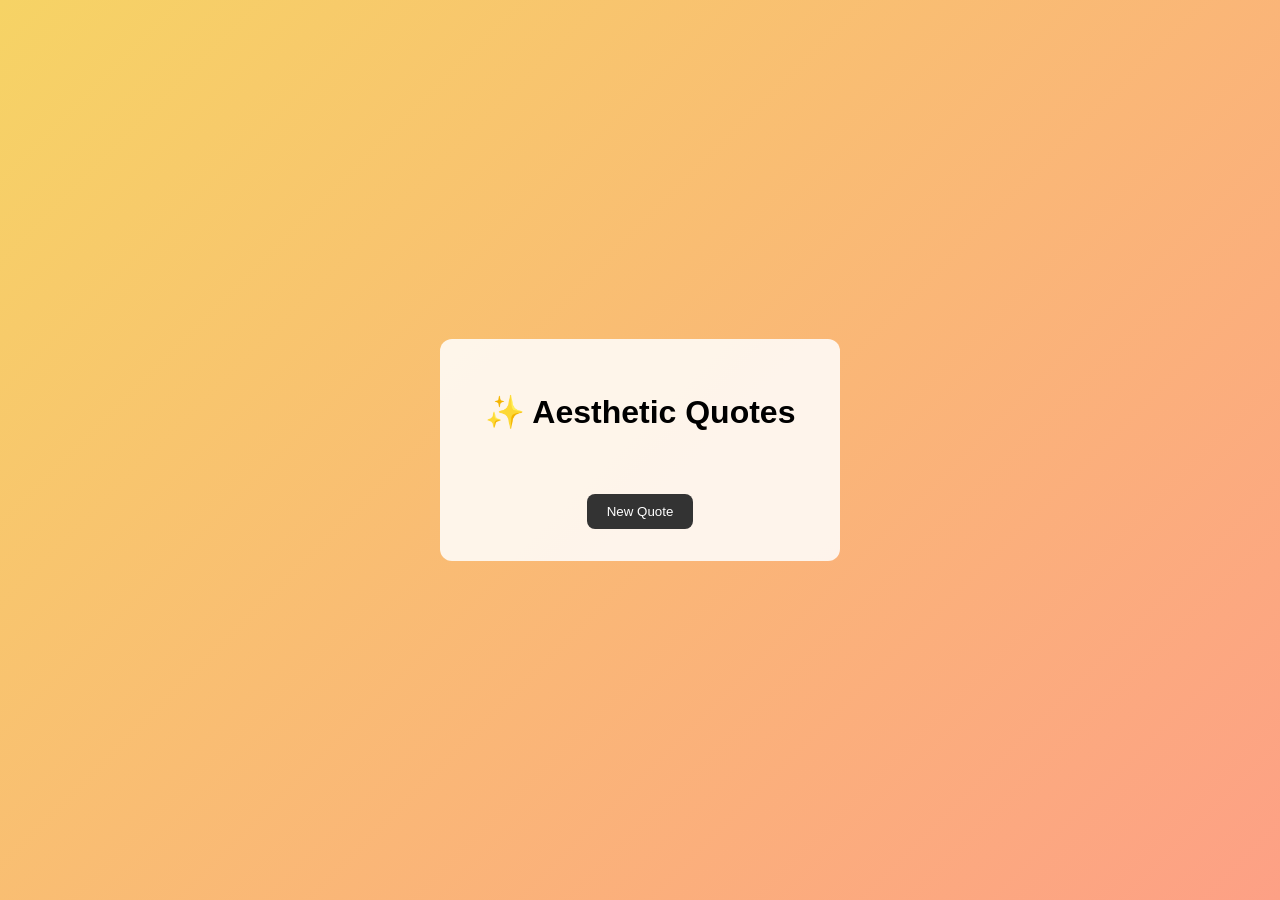
<file: projects/aesthetic-quote-generator/index.html>
<!DOCTYPE html>
<html lang="en">
<head>
  <meta charset="UTF-8" />
  <meta name="viewport" content="width=device-width, initial-scale=1.0" />
  <title>Aesthetic Quote Generator</title>
  <link rel="stylesheet" href="style.css" />
</head>
<body>

  <div class="container">
    <h1>✨ Aesthetic Quotes</h1>
    <p id="quote">Click the button for a quote</p>
    <button id="newQuote">New Quote</button>
  </div>

  <script src="script.js"></script>
</body>
</html>
</file>
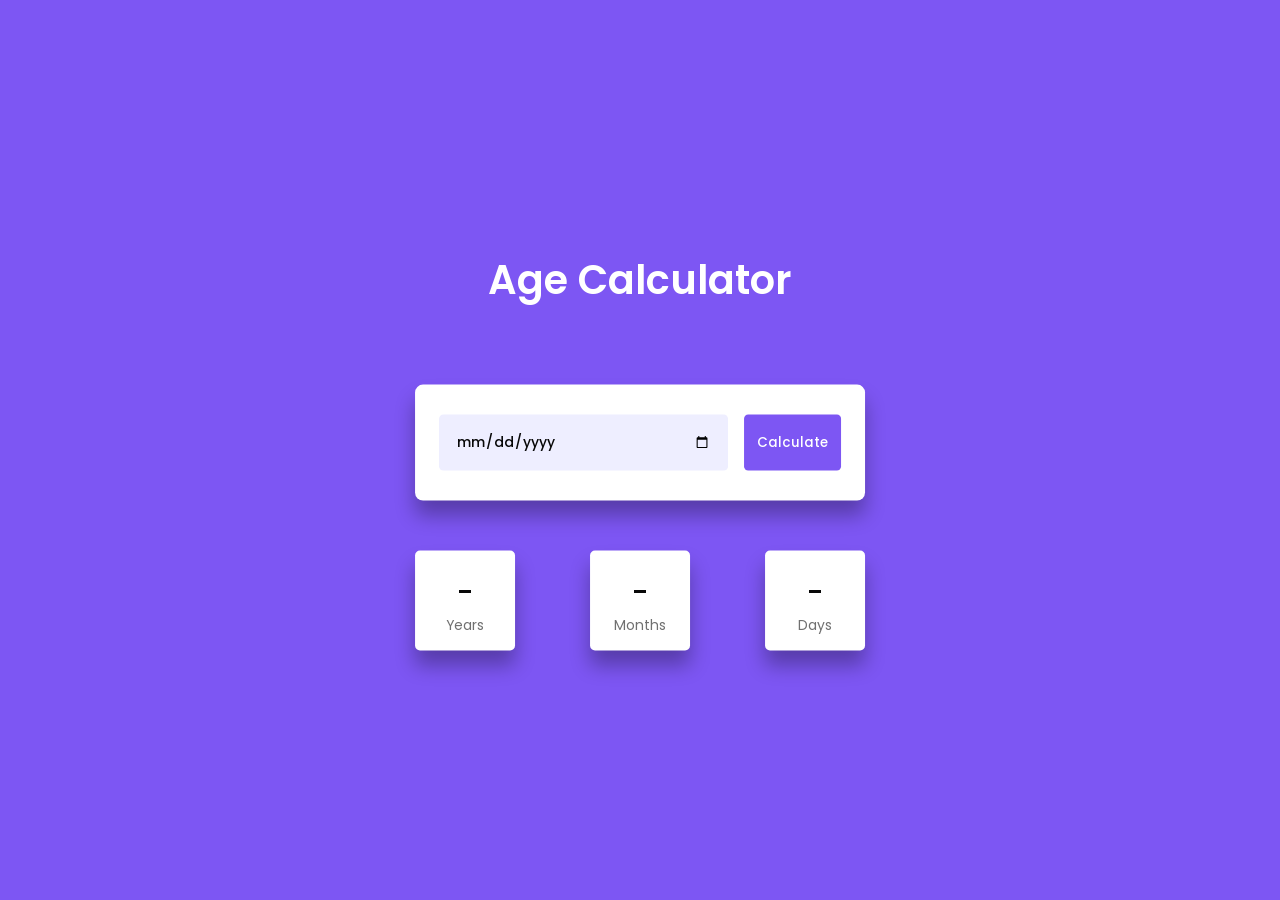
<file: projects/age-calculator-app/index.html>
<!DOCTYPE html>
<html lang="en">
<head>
    <meta charset="UTF-8">
    <meta name="viewport" content="width=device-width, initial-scale=1.0">
    <title>Age Calculator</title>
    <link
      href="https://fonts.googleapis.com/css2?family=Poppins:wght@400;500&display=swap"
      rel="stylesheet"
    />
    <!-- Stylesheet -->
    <link rel="stylesheet" href="style.css" />

</head>
<body>
    <div class="container">
        <h1>Age Calculator</h1>
        <div class="input-wrapper">
            <input type="date" id="date-input">
            <button id="calc-age-btn">Calculate</button>
        </div>
        <div class="output-wrapper">
            <div>
                <span id="years">-</span>
                <p>Years</p>
            </div>
            <div>
                <span id="months">-</span>
                <p>Months</p>
            </div>
            <div>
                <span id="days">-</span>
                <p>Days</p>
            </div>
        </div>
        
    </div>
    <script src="app.js"></script>
</body>
</html>
</file>
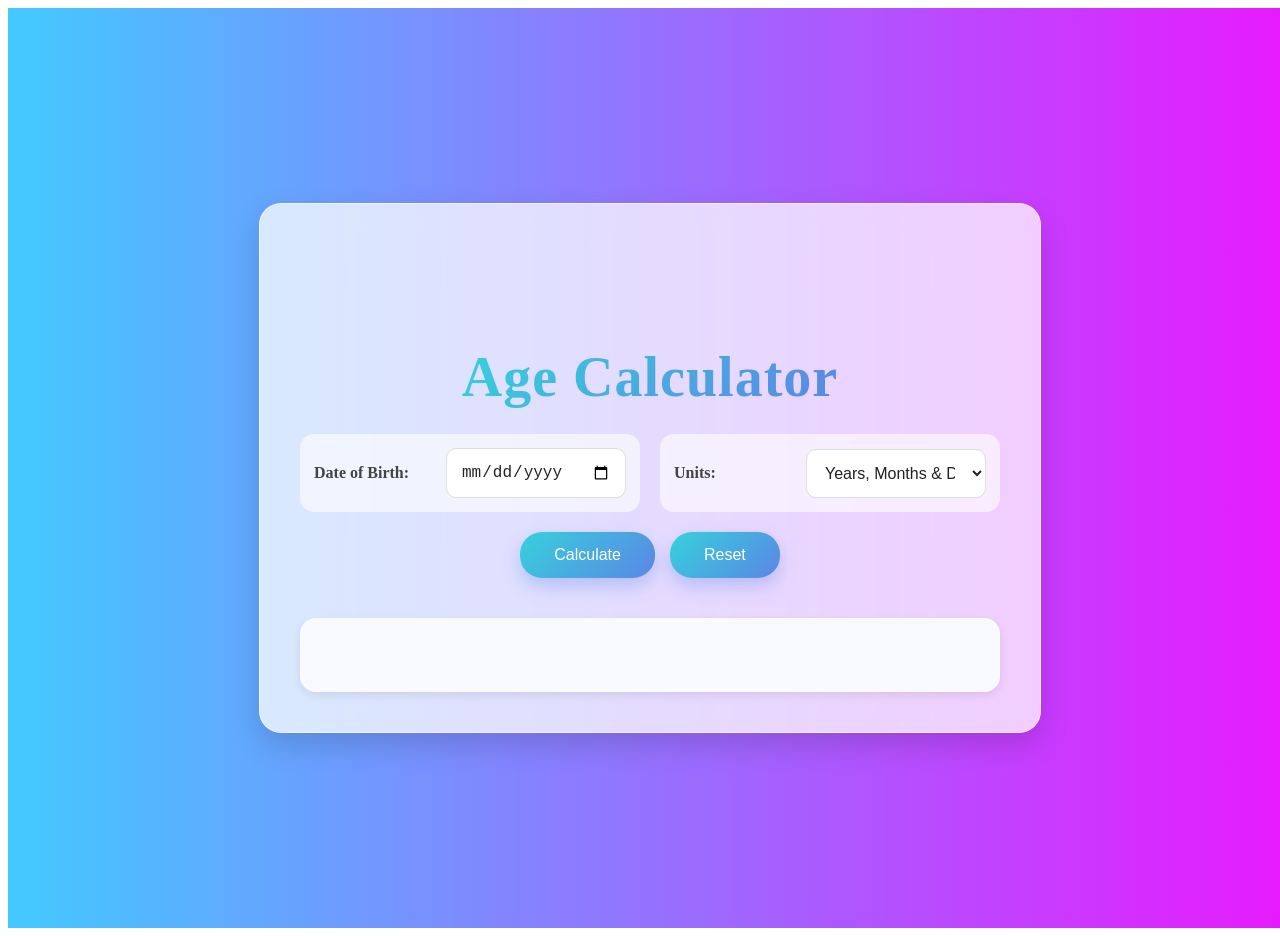
<file: projects/age-calculator/index.html>
<!DOCTYPE html>
<html lang="en">

<head>
    <meta charset="UTF-8">
    <meta name="viewport" content="width=device-width, initial-scale=1.0">
    <title>Age Calculator</title>
    <link rel="stylesheet" href="style.css">
    <link rel="stylesheet" href="https://cdnjs.cloudflare.com/ajax/libs/font-awesome/6.1.0/css/all.min.css">

    <link
        href="https://fonts.googleapis.com/css2?family=Poppins:ital,wght@0,200;0,300;0,400;0,500;0,700;0,800;0,900;1,100&display=swap"
        rel="stylesheet">
</head>

<body>
    <div class="container">
        <div class="calculator">
            <h1> <br><span>Age Calculator</span></h1>
            <div class="input-box">
                <div class="input-fields">
                    <div style="display: flex; align-items: center; width: 100%; justify-content: center;">
                        <p><b>Date of Birth: </b></p>
                        <input type="date" id="date">
                    </div>
                    <div style="display: flex; align-items: center; width: 100%; justify-content: center;">
                        <p><b>Units: </b></p>
                        <select id="unitSelector">
                            <option value="ymd">Years, Months & Days</option>
                            <option value="years">Years</option>
                            <option value="months">Months</option>
                            <option value="days">Days</option>
                            <option value="dogYears">Dog Years</option>
                        </select>
                        </input>
                    </div>
                </div>
                <div class="input-btns">
                    <button onclick="calculateAge()" id="reset-button">Calculate</button>
                    <button onclick="resetFields()" id="reset-button">Reset</button>
                </div>
                <div class="input-results">
                    <p id="result"></p>
                </div>
            </div>
        </div>

    </div>
    <script src="script.js"></script>
</body>

</html>
</file>
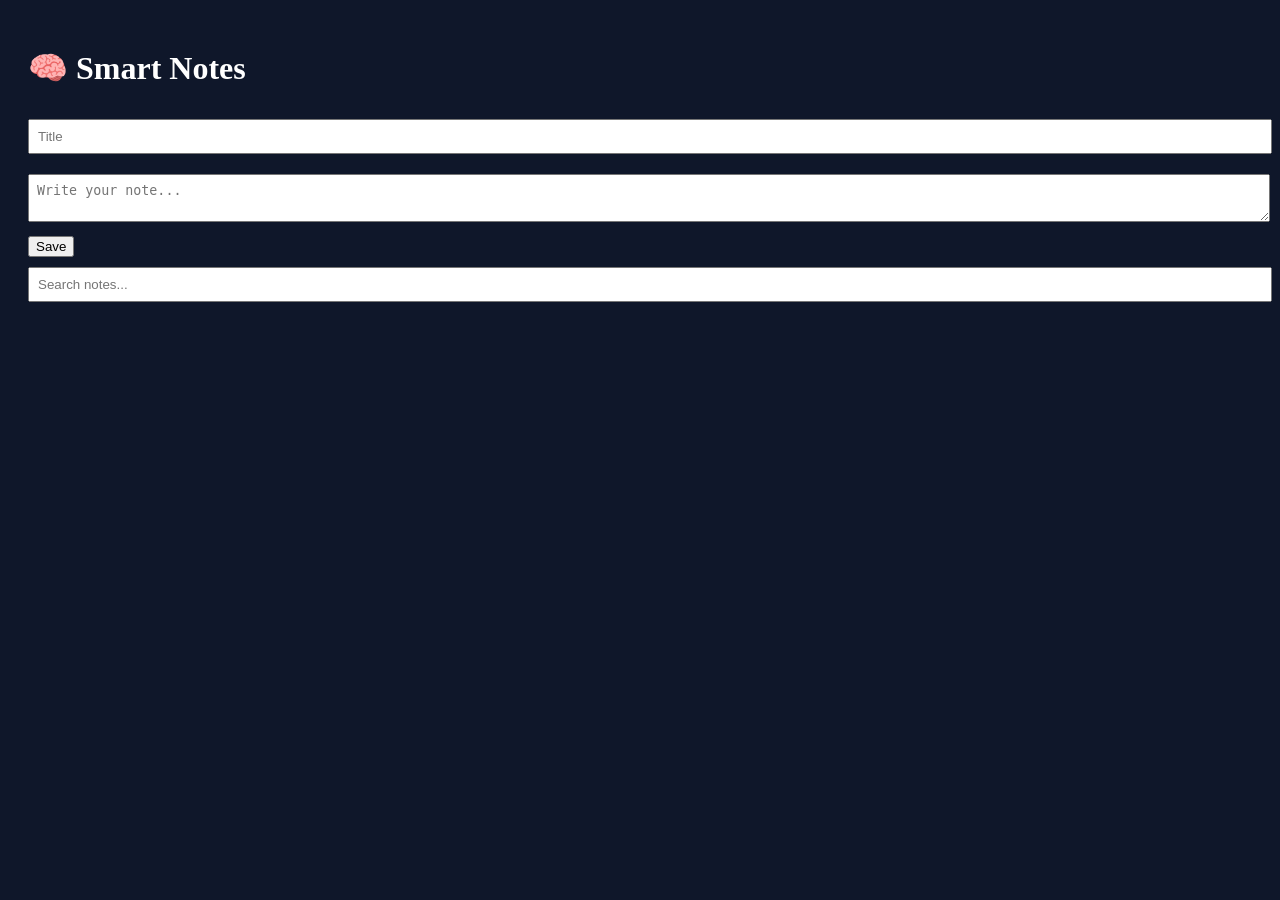
<file: projects/AI-Style-Smart-Notes-App/index.html>
<!DOCTYPE html>
<html lang="en">
<head>
  <title>Smart Notes</title>
  <link rel="stylesheet" href="style.css">
</head>
<body>
  <h1>🧠 Smart Notes</h1>
  <input id="title" placeholder="Title">
  <textarea id="content" placeholder="Write your note..."></textarea>
  <button onclick="saveNote()">Save</button>
  <input id="search" placeholder="Search notes..." oninput="renderNotes()">
  <div id="notes"></div>
  <script src="script.js"></script>
</body>
</html>
</file>
<file: time-locked-interface/style.css>
body {
  margin: 0;
  font-family: Arial, sans-serif;
  background: #121212;
  color: #ffffff;
  display: flex;
  flex-direction: column;
  align-items: center;
  justify-content: center;
  height: 100vh;
}

h1 {
  margin-bottom: 10px;
}

#locked-section {
  width: 300px;
  padding: 20px;
  margin: 20px 0;
  text-align: center;
  border-radius: 8px;
  background: #2a2a2a;
  opacity: 0.5;
  transition: all 0.3s ease;
}

#locked-section.unlocked {
  background: #1e7f43;
  opacity: 1;
}

button {
  padding: 8px 16px;
  border: none;
  border-radius: 6px;
  cursor: not-allowed;
  background: #555;
  color: #fff;
}

button.active {
  background: #4caf50;
  cursor: pointer;
}
</file>
<file: projects/15 Sliding Puzzle/style.css>
/* Game stats bar */
.game-stats {
  display: flex;
  justify-content: center;
  gap: 32px;
  margin-bottom: 10px;
  font-size: 1.08rem;
  font-family: "Poppins", Arial, sans-serif;
  font-weight: 500;
  color: #1976d2;
  letter-spacing: 0.5px;
}
.dark-mode .game-stats {
  color: #00adb5;
}

/* Confetti canvas placeholder (for future animation) */
#confetti-canvas {
  pointer-events: none;
  z-index: 10;
}
/* Modern style for Restart Game button */
.container #restart {
  padding: 12px 32px;
  font-size: 1.1rem;
  border: none;
  border-radius: 8px;
  background-color: var(--button-bg);
  color: var(--button-color);
  cursor: pointer;
  font-family: "Poppins", Arial, sans-serif;
  font-weight: 600;
  margin-top: 18px;
  margin-bottom: 0;
  box-shadow: 0 2px 8px rgba(33, 150, 243, 0.1);
  transition: background 0.18s, color 0.18s, box-shadow 0.18s;
  outline: none;
  z-index: 2;
  display: inline-block;
}
.container #restart:hover {
  background-color: var(--button-hover-bg);
  color: #fff;
  box-shadow: 0 6px 18px rgba(33, 150, 243, 0.18);
}
body {
  font-family: "Poppins", Arial, sans-serif;
  text-align: center;
  padding: 20px;
  margin: 0;
  min-height: 100vh;
  display: flex;
  justify-content: center; /* Horizontal center */
  align-items: center; /* Vertical center */
  /* Color variables */
  --bg-gradient: linear-gradient(135deg, #f5f7fa, #c3cfe2);
  --container-bg: #fff;
  --container-shadow: 0 5px 15px rgba(0, 0, 0, 0.2);
  --tile-bg: #4caf50;
  --tile-color: #fff;
  --tile-empty-bg: #e0e0e0;
  --button-bg: #2196f3;
  --button-hover-bg: #1976d2;
  --button-color: #fff;
  background: var(--bg-gradient);
  position: relative;
  overflow: hidden;
}

/* Animated background blobs */
body::before,
body::after {
  content: "";
  position: fixed;
  z-index: 0;
  border-radius: 50%;
  filter: blur(80px);
  opacity: 0.35;
  pointer-events: none;
  transition: opacity 0.5s;
}
body::before {
  width: 600px;
  height: 600px;
  left: -200px;
  top: -200px;
  background: radial-gradient(circle at 30% 30%, #00adb5 0%, #393e46 100%);
  animation: blobMove1 18s ease-in-out infinite alternate;
}
body::after {
  width: 500px;
  height: 500px;
  right: -150px;
  bottom: -150px;
  background: radial-gradient(circle at 70% 70%, #2196f3 0%, #c3cfe2 100%);
  animation: blobMove2 22s ease-in-out infinite alternate;
}

@keyframes blobMove1 {
  0% {
    transform: translateY(0) scale(1);
  }
  100% {
    transform: translateY(60px) scale(1.15);
  }
}
@keyframes blobMove2 {
  0% {
    transform: translateY(0) scale(1);
  }
  100% {
    transform: translateY(-40px) scale(1.1);
  }
}
/* Toggle dark mode button styles */
.toggle-dark-btn {
  position: absolute;
  top: 20px;
  right: 20px;
  width: 48px;
  height: 48px;
  background: #2196f3;
  border: none;
  outline: none;
  cursor: pointer;
  font-size: 2rem;
  z-index: 100;
  color: #fff;
  border-radius: 50%;
  display: flex;
  align-items: center;
  justify-content: center;
  box-shadow: 0 2px 8px rgba(0, 0, 0, 0.15);
  transition: background 0.2s, color 0.2s;
}
.toggle-dark-btn:hover {
  background: #1976d2;
}
.dark-mode .toggle-dark-btn {
  background: #393e46;
  color: #fff;
}
.dark-mode .toggle-dark-btn:hover {
  background: #222831;
}

.container {
  max-width: 400px;
  margin: auto;
  background: var(--container-bg);
  padding: 24px 24px 32px 24px;
  border-radius: 22px;
  box-shadow: var(--container-shadow);
}

.puzzle {
  display: grid;
  grid-template-columns: repeat(4, 60px);
  grid-gap: 5px;
  justify-content: center;
  margin: 20px 0;
}

.tile {
  width: 60px;
  height: 60px;
  background: var(--tile-bg);
  color: var(--tile-color);
  display: flex;
  justify-content: center;
  align-items: center;
  font-family: "Poppins", Arial, sans-serif;
  font-weight: 600;
  font-size: 1.5rem;
  border-radius: 10px;
  cursor: pointer;
  user-select: none;
  transition: all 0.2s cubic-bezier(0.4, 2, 0.3, 1);
}

.tile.empty {
  background: var(--tile-empty-bg);
  cursor: default;
}

.tile {
  width: 60px;
  height: 60px;
  background: var(--tile-bg);
  color: var(--tile-color);
  display: flex;
  justify-content: center;
  align-items: center;
  font-family: "Poppins", Arial, sans-serif;
  font-weight: 600;
  font-size: 1.5rem;
  border-radius: 10px;
  cursor: pointer;
  user-select: none;
  box-shadow: 0 2px 8px rgba(0, 0, 0, 0.1);
  transition: transform 0.18s cubic-bezier(0.4, 2, 0.3, 1),
    box-shadow 0.18s cubic-bezier(0.4, 2, 0.3, 1);
  z-index: 1;
}
.tile:not(.empty):hover {
  transform: scale(1.08) translateY(-2px);
  box-shadow: 0 6px 18px rgba(33, 150, 243, 0.18);
}
.tile:not(.empty):active {
  transform: scale(0.97);
  box-shadow: 0 2px 8px rgba(33, 150, 243, 0.1);
}

/* Fix dark mode and button styles */
.dark-mode {
  --bg-gradient: linear-gradient(135deg, #181c22 0%, #232526 100%);
  --container-bg: #23272f;
  --container-shadow: 0 5px 24px rgba(0, 0, 0, 0.7);
  --tile-bg: #4caf50;
  --tile-color: #fff;
  --tile-empty-bg: #393e46;
  --button-bg: #00adb5;
  --button-hover-bg: #008891;
  --button-color: #eeeeee;
  --blob1: radial-gradient(circle at 30% 30%, #232526 0%, #181c22 100%);
  --blob2: radial-gradient(circle at 70% 70%, #232526 0%, #181c22 100%);
}

/* White heading and subtext in dark mode */
.container h1 {
  font-family: "Poppins", Arial, sans-serif;
  font-weight: 700;
  letter-spacing: 1px;
}
.container p {
  font-family: "Poppins", Arial, sans-serif;
  font-weight: 400;
}
.dark-mode .container h1,
.dark-mode .container p {
  color: #fff;
}

h2 {
  margin: 10px 0;
}

/* Mobile responsiveness */
@media (max-width: 400px) {
  .puzzle {
    grid-template-columns: repeat(4, 40px);
    grid-gap: 4px;
  }
  .tile {
    width: 40px;
    height: 40px;
    font-size: 1rem;
  }
}
</file>
<file: projects/2dshooter/style.css>
@import url('https://fonts.googleapis.com/css2?family=Orbitron:wght@400;500;700&family=Rajdhani:wght@300;500;700&display=swap');

* {
    margin: 0;
    padding: 0;
    box-sizing: border-box;
    user-select: none;
}

body {
    font-family: 'Rajdhani', sans-serif;
    background-color: #050510;
    background-image: 
        radial-gradient(circle at 50% 50%, #1a1a3a 0%, #050510 100%);
    color: #e0e0ff;
    min-height: 100vh;
    display: flex;
    flex-direction: column;
    align-items: center;
    justify-content: center;
    overflow-x: hidden;
}

.game-container {
    display: flex;
    flex-direction: column;
    align-items: center;
    gap: 1.5rem;
    width: 100%;
    max-width: 1000px;
    padding: 20px;
}

/* Header Styling */
header {
    text-align: center;
    margin-bottom: 10px;
}

h1 {
    font-family: 'Orbitron', sans-serif;
    font-size: 3rem;
    text-transform: uppercase;
    letter-spacing: 4px;
    background: linear-gradient(90deg, #00f2ff, #00ff9d);
    -webkit-background-clip: text;
    background-clip: text;
    color: transparent;
    text-shadow: 0 0 20px rgba(0, 242, 255, 0.5);
    margin-bottom: 0.5rem;
}

.subtitle {
    color: #8a8ab5;
    font-size: 1.1rem;
    letter-spacing: 1px;
}

/* Game Wrapper & HUD */
.game-wrapper {
    position: relative;
    width: 800px;
    height: 600px;
    border-radius: 4px;
    box-shadow: 
        0 0 0 1px #333,
        0 0 20px rgba(0, 0, 0, 0.8),
        0 0 40px rgba(0, 242, 255, 0.1);
    background: #000;
    overflow: hidden;
}

#gameCanvas {
    display: block;
    width: 100%;
    height: 100%;
}

/* HUD Layer */
#ui-layer {
    position: absolute;
    top: 0;
    left: 0;
    width: 100%;
    height: 100%;
    pointer-events: none; /* Let clicks pass through to canvas */
    padding: 20px;
    display: flex;
    flex-direction: column;
    justify-content: space-between;
}

.hud-top-bar {
    display: flex;
    justify-content: space-between;
    align-items: flex-start;
    width: 100%;
}

.hud-group {
    background: rgba(10, 15, 30, 0.7);
    backdrop-filter: blur(8px);
    border: 1px solid rgba(0, 242, 255, 0.3);
    padding: 15px;
    border-radius: 4px; /* Angled corners could go here */
    width: 250px;
    box-shadow: 0 0 15px rgba(0, 0, 0, 0.5);
}

.hud-label {
    font-family: 'Orbitron', sans-serif;
    font-size: 0.7rem;
    color: #00f2ff;
    margin-bottom: 8px;
    letter-spacing: 1px;
}

/* Health Bars */
.health-bar-container {
    width: 100%;
    height: 12px;
    background: #1a1a2e;
    border: 1px solid #333;
    position: relative;
    overflow: hidden;
}

.health-fill {
    height: 100%;
    background: linear-gradient(90deg, #00f2ff, #00aaff);
    box-shadow: 0 0 10px #00f2ff;
    transition: width 0.3s cubic-bezier(0.2, 0.8, 0.2, 1);
}

.enemy-health .health-fill {
    background: linear-gradient(90deg, #ff4d4d, #ff8c00);
    box-shadow: 0 0 10px #ff4d4d;
}

/* Score Display */
.hud-center {
    display: flex;
    justify-content: center;
}

.score-display {
    text-align: center;
    background: rgba(0, 0, 0, 0.5);
    border: 1px solid rgba(255, 255, 255, 0.1);
    padding: 10px 30px;
    border-radius: 0 0 10px 10px;
    margin-top: -20px; /* Attach to top */
    backdrop-filter: blur(5px);
}

.score-label {
    display: block;
    font-size: 0.8rem;
    color: #888;
    letter-spacing: 2px;
}

#score-value {
    font-family: 'Orbitron', sans-serif;
    font-size: 2.5rem;
    color: #fff;
    text-shadow: 0 0 10px rgba(255, 255, 255, 0.5);
}

/* Enemy Metrics */
.enemy-metrics {
    display: flex;
    justify-content: space-between;
    margin-top: 10px;
    font-size: 0.9rem;
}

.metric {
    display: flex;
    flex-direction: column;
}

.metric span:first-child {
    font-size: 0.7rem;
    color: #888;
}

.metric-val {
    font-family: 'Orbitron', sans-serif;
    color: #ff9d00;
}

/* Game Over Screen */
#game-over-screen {
    position: absolute;
    top: 0;
    left: 0;
    width: 100%;
    height: 100%;
    background: rgba(10, 5, 20, 0.85);
    backdrop-filter: blur(15px);
    display: flex;
    flex-direction: column;
    align-items: center;
    justify-content: center;
    z-index: 100;
    pointer-events: auto; /* Capture clicks */
    animation: fadeIn 0.5s ease;
}

.hidden {
    display: none !important;
}

h2.glitch-text {
    font-family: 'Orbitron', sans-serif;
    font-size: 4rem;
    color: #ff3333;
    text-shadow: 2px 2px 0px #00ffff;
    letter-spacing: 5px;
    margin-bottom: 2rem;
}

.final-score {
    font-size: 2rem;
    color: #fff;
    margin-bottom: 3rem;
}

.cyber-btn {
    background: transparent;
    border: 2px solid #00f2ff;
    color: #00f2ff;
    font-family: 'Orbitron', sans-serif;
    font-size: 1.2rem;
    padding: 1rem 3rem;
    cursor: pointer;
    text-transform: uppercase;
    letter-spacing: 2px;
    transition: all 0.3s ease;
    box-shadow: 0 0 15px rgba(0, 242, 255, 0.2);
}

.cyber-btn:hover {
    background: rgba(0, 242, 255, 0.1);
    box-shadow: 0 0 30px rgba(0, 242, 255, 0.6);
    text-shadow: 0 0 8px #00f2ff;
    transform: scale(1.05);
}

/* Controls Hint at Bottom */
.controls {
    display: flex;
    gap: 20px;
    justify-content: center;
    margin-top: 20px;
    opacity: 0.7;
}

.control-item {
    font-size: 0.9rem;
    display: flex;
    align-items: center;
    gap: 8px;
    background: rgba(255, 255, 255, 0.05);
    padding: 8px 16px;
    border-radius: 20px;
}

@keyframes fadeIn {
    from { opacity: 0; }
    to { opacity: 1; }
}

/* Mobile Responsiveness */
@media (max-width: 850px) {
    .game-wrapper {
        width: 100%;
        height: auto;
        aspect-ratio: 4/3;
    }
    
    .hud-group {
        width: 40%;
        padding: 10px;
    }
    
    h1 { font-size: 2rem; }
    
    #score-value { font-size: 1.8rem; }
}
</file>
<file: projects/Advanced To-Do App/style.css>
/* =====================
   RESET & VARIABLES
===================== */
:root {
  --bg: #f6f7fb;
  --surface: #ffffff;
  --text: #1f2937;
  --muted: #6b7280;
  --border: #e5e7eb;
  --primary: #6366f1;
  --primary-hover: #4f46e5;
  --radius: 12px;
}

:root[data-theme="dark"] {
  --bg: #0f172a;
  --surface: #020617;
  --text: #e5e7eb;
  --muted: #94a3b8;
  --border: #1e293b;
}

:root[data-theme="dark"] .theme-icon-light {
  display: none;
}

:root[data-theme="dark"] .theme-icon-dark {
  display: inline;
}


*,
*::before,
*::after {
  box-sizing: border-box;
}

body {
  margin: 0;
  font-family: system-ui, -apple-system, sans-serif;
  background: var(--bg);
  color: var(--text);
}

/* =====================
   APP LAYOUT
===================== */
.app-container {
  display: grid;
  grid-template-columns: 280px 1fr;
  min-height: 100vh;
}

/* =====================
   SIDEBAR
===================== */
.sidebar {
  background: var(--surface);
  border-right: 1px solid var(--border);
  padding: 1rem;
  display: flex;
  flex-direction: column;
}

.sidebar-header {
  display: flex;
  align-items: center;
  justify-content: space-between;
}

.streak-indicator {
  display: flex;
  align-items: center;
  gap: 0.35rem;
  font-weight: 600;
}

.theme-toggle {
  background: none;
  border: none;
  font-size: 1.2rem;
  cursor: pointer;
}

/* theme icon fix */
.theme-icon-dark {
  display: none;
}

body.dark .theme-icon-light {
  display: none;
}

body.dark .theme-icon-dark {
  display: inline;
}

/* =====================
   SIDEBAR NAV
===================== */
.sidebar-nav {
  margin-top: 1.5rem;
  display: flex;
  flex-direction: column;
  gap: 1.25rem;
}

.nav-section {
  display: flex;
  flex-direction: column;
  gap: 0.5rem;
}

.section-header {
  display: flex;
  justify-content: space-between;
  font-size: 0.85rem;
  color: var(--muted);
}

.nav-item {
  display: flex;
  align-items: center;
  justify-content: space-between;
  padding: 0.65rem 0.75rem;
  border-radius: var(--radius);
  border: none;
  background: transparent;
  color: inherit;
  cursor: pointer;
}

.nav-item:hover,
.nav-item.active {
  background: var(--primary);
  color: white;
}

.nav-icon {
  margin-right: 0.5rem;
}

.add-project-btn {
  background: var(--primary);
  color: white;
  border: none;
  border-radius: 6px;
  cursor: pointer;
  padding: 0 0.4rem;
}

/* =====================
   MAIN CONTENT
===================== */
.main-content {
  padding: 1.5rem;
  display: flex;
  flex-direction: column;
}

.content-header {
  display: flex;
  justify-content: space-between;
  align-items: center;
  gap: 1rem;
  margin-bottom: 1.25rem;
}

.header-date {
  font-size: 0.9rem;
  color: var(--muted);
}

.page-title {
  margin: 0;
  font-size: 1.6rem;
}

.tasks-container {
  display: grid;
  gap: 0.75rem;
}

/* =====================
   BUTTONS
===================== */
button {
  font: inherit;
}

.btn-primary,
.btn-secondary {
  padding: 0.6rem 1rem;
  border-radius: var(--radius);
  border: none;
  cursor: pointer;
}

.btn-primary {
  background: var(--primary);
  color: white;
}

.btn-primary:hover {
  background: var(--primary-hover);
}

.btn-secondary {
  background: transparent;
  border: 1px solid var(--border);
  color: var(--text);
}

/* =====================
   MODALS
===================== */
.modal {
  position: fixed;
  inset: 0;
  display: none;
  z-index: 1000;
}

.modal-overlay {
  position: absolute;
  inset: 0;
  background: rgba(0, 0, 0, 0.45);
}


.modal-content {
  position: relative;
  background: var(--surface);
  border: 2px solid rgba(252, 252, 252, 0.785);
  width: min(95%, 520px);
  margin: auto;
  top: 50%;
  transform: translateY(-50%);
  border-radius: var(--radius);
  padding: 1.25rem;
  box-shadow: 0 8px 25px rgb(240, 237, 237);  
}

.modal-content input::placeholder,
.modal-content textarea::placeholder {
  color: rgba(255, 255, 255, 0.7);
  opacity: 1;
}
.modal-header,
.modal-footer {
  display: flex;
  justify-content: space-between;
  align-items: center;
}

.modal-body {
  margin: 1rem 0;
  display: flex;
  flex-direction: column;
  gap: 1rem;
}

.modal-close {
  background: none;
  border: none;
  font-size: 1.5rem;
  cursor: pointer;
}

/* =====================
   FORMS
===================== */
.form-group {
  display: flex;
  flex-direction: column;
  gap: 0.25rem;
}

.form-row {
  display: grid;
  grid-template-columns: 1fr 1fr;
  gap: 0.75rem;
}

input,
select,
textarea {
  padding: 0.55rem 0.65rem;
  border-radius: 8px;
  border: 1px solid var(--border);
  background: transparent;
  color: inherit;
}

/* =====================
   CALENDAR
===================== */
.calendar-modal {
  max-width: 380px;
}

.calendar-header {
  display: flex;
  justify-content: space-between;
  align-items: center;
}

.calendar-nav {
  border: none;
  background: none;
  font-size: 1.4rem;
  cursor: pointer;
}

/* =====================
   CELEBRATION
===================== */
.celebration {
  position: fixed;
  inset: 0;
  display: none;
  place-items: center;
  background: rgba(0, 0, 0, 0.4);
}

.celebration-content {
  background: var(--surface);
  padding: 2rem;
  border-radius: var(--radius);
  text-align: center;
}

/* =====================
   RESPONSIVE
===================== */

/* Tablet */
@media (max-width: 900px) {
  .app-container {
    grid-template-columns: 220px 1fr;
  }
}

/* Mobile */
@media (max-width: 700px) {
  .app-container {
    grid-template-columns: 1fr;
  }

  .sidebar {
    border-right: none;
    border-bottom: 1px solid var(--border);
  }

  .main-content {
    padding: 1rem;
  }

  .content-header {
    flex-direction: column;
    align-items: stretch;
  }

  .btn-primary {
    width: 100%;
  }

  .form-row {
    grid-template-columns: 1fr;
  }
}
</file>
<file: projects/Advanced To-Do App/components.css>
/* Component Styles - Tasks, Modals, Calendar */

/* Task Item */
.task-item {
  display: flex;
  align-items: flex-start;
  gap: 14px;
  padding: 18px;
  background: var(--bg-card);
  border: 1px solid var(--border);
  border-left: 3px solid var(--border);
  border-radius: var(--radius-md);
  margin-bottom: 10px;
  transition: all 0.2s cubic-bezier(0.4, 0, 0.2, 1);
  cursor: pointer;
}

/* Priority-based left borders */
.task-item[data-priority="high"] {
  border-left-color: #ef4444;
}

.task-item[data-priority="medium"] {
  border-left-color: #f59e0b;
}

.task-item[data-priority="low"] {
  border-left-color: rgba(148, 163, 184, 0.3);
}

.task-item:hover {
  box-shadow: 0 4px 12px rgba(0, 0, 0, 0.06);
  transform: translateY(-2px);
  border-color: var(--secondary);
  background: rgba(52, 152, 219, 0.02);
}

/* More aggressive fade for completed tasks */
.task-item.completed {
  opacity: 0.35;
  background: var(--bg-main);
  animation: taskComplete 0.4s ease-out;
}

@keyframes taskComplete {
  0% {
    opacity: 1;
    transform: translateX(0);
  }
  30% {
    transform: translateX(8px);
  }
  100% {
    opacity: 0.35;
    transform: translateX(0);
  }
}

.task-item.completed:hover {
  opacity: 0.5;
}

.task-drag-handle {
  color: var(--text-muted);
  cursor: grab;
  padding: 4px;
  font-size: 18px;
  line-height: 1;
}

.task-drag-handle:active {
  cursor: grabbing;
}

.task-checkbox {
  width: 20px;
  height: 20px;
  border: 2px solid var(--border);
  border-radius: 4px;
  cursor: pointer;
  flex-shrink: 0;
  margin-top: 2px;
  transition: var(--transition);
  position: relative;
}

.task-checkbox:hover {
  border-color: var(--secondary);
}

.task-checkbox.checked {
  background: var(--primary);
  border-color: var(--primary);
  animation: checkBounce 0.4s cubic-bezier(0.34, 1.56, 0.64, 1);
}

@keyframes checkBounce {
  0% {
    transform: scale(1);
  }
  50% {
    transform: scale(1.2);
  }
  100% {
    transform: scale(1);
  }
}

.task-checkbox.checked::after {
  content: "✓";
  position: absolute;
  color: white;
  font-size: 14px;
  top: 50%;
  left: 50%;
  transform: translate(-50%, -50%);
  animation: checkmarkFade 0.3s ease-out;
}

@keyframes checkmarkFade {
  0% {
    opacity: 0;
    transform: translate(-50%, -50%) scale(0.5);
  }
  100% {
    opacity: 1;
    transform: translate(-50%, -50%) scale(1);
  }
}

.task-content {
  flex: 1;
  min-width: 0;
}

.task-title {
  font-size: 15px;
  font-weight: 600;
  color: var(--text-primary);
  margin-bottom: 8px;
  line-height: 1.4;
  letter-spacing: -0.01em;
}

.task-item.completed .task-title {
  text-decoration: line-through;
  color: var(--text-muted);
  font-weight: 400;
}

.task-meta {
  display: flex;
  gap: 10px;
  align-items: center;
  font-size: 13px;
  color: var(--text-secondary);
  flex-wrap: wrap;
  opacity: 0.7;
}

.task-date {
  display: flex;
  align-items: center;
  gap: 4px;
}

.task-date.today {
  color: var(--success);
  font-weight: 600;
}

.task-date.tomorrow {
  color: var(--warning);
}

.task-date.overdue {
  color: var(--accent);
}

.task-project {
  padding: 2px 8px;
  border-radius: 4px;
  font-size: 11px;
  font-weight: 600;
  text-transform: uppercase;
}

.task-project.personal {
  background: rgba(52, 152, 219, 0.1);
  color: var(--secondary);
}

.task-project.work {
  background: rgba(231, 76, 60, 0.1);
  color: var(--accent);
}

.task-priority {
  width: 8px;
  height: 8px;
  border-radius: 50%;
}

.task-priority.low {
  background: rgba(148, 163, 184, 0.5);
}

.task-priority.medium {
  background: #f59e0b;
}

.task-priority.high {
  background: #ef4444;
}

.task-actions {
  display: flex;
  gap: 8px;
  opacity: 0;
  transition: var(--transition);
}

.task-item:hover .task-actions {
  opacity: 1;
}

.task-action-btn {
  width: 36px;
  height: 36px;
  border: none;
  background: transparent;
  border-radius: var(--radius-sm);
  cursor: pointer;
  color: var(--text-muted);
  transition: all 0.2s ease;
  display: flex;
  align-items: center;
  justify-content: center;
  font-size: 16px;
}

.task-action-btn:hover {
  background: rgba(52, 152, 219, 0.1);
  color: var(--secondary);
  transform: scale(1.05);
}

.task-action-btn.delete:hover {
  background: rgba(231, 76, 60, 0.1);
  color: var(--accent);
}

/* Empty State */
.empty-state {
  text-align: center;
  padding: 80px 24px;
  color: var(--text-muted);
}

.empty-state-icon {
  font-size: 72px;
  margin-bottom: 20px;
  opacity: 0.4;
}

.empty-state-title {
  font-size: 20px;
  font-weight: 600;
  margin-bottom: 10px;
  color: var(--text-primary);
}

.empty-state-description {
  font-size: 15px;
  color: var(--text-secondary);
  line-height: 1.5;
  margin-bottom: 24px;
}

.empty-state-cta {
  display: inline-flex;
  align-items: center;
  gap: 8px;
  padding: 12px 24px;
  background: var(--primary);
  color: white;
  border: none;
  border-radius: var(--radius-sm);
  font-size: 14px;
  font-weight: 600;
  cursor: pointer;
  transition: all 0.2s ease;
  box-shadow: 0 2px 8px rgba(44, 62, 80, 0.2);
}

.empty-state-cta:hover {
  background: var(--primary-dark);
  transform: translateY(-2px);
  box-shadow: 0 4px 12px rgba(44, 62, 80, 0.3);
}

.empty-state-cta span {
  font-size: 18px;
  font-weight: 700;
}

/* Modal */
.modal {
  display: none;
  position: fixed;
  inset: 0;
  z-index: 1000;
  align-items: center;
  justify-content: center;
}

.modal.active {
  display: flex;
}

.modal-overlay {
  position: absolute;
  inset: 0;
  background: rgba(0, 0, 0, 0.5);
  backdrop-filter: blur(4px);
}

.modal-content {
  position: relative;
  background: var(--bg-card);
  border-radius: var(--radius-lg);
  box-shadow: var(--shadow-lg);
  width: 90%;
  max-width: 500px;
  max-height: 90vh;
  overflow-y: auto;
  animation: modalSlideUp 0.3s ease;
}

@keyframes modalSlideUp {
  from {
    opacity: 0;
    transform: translateY(20px);
  }
  to {
    opacity: 1;
    transform: translateY(0);
  }
}

.modal-header {
  padding: 24px;
  border-bottom: 1px solid var(--border);
  display: flex;
  justify-content: space-between;
  align-items: center;
}

.modal-header h2 {
  font-size: 20px;
  font-weight: 600;
  color: var(--text-primary);
}

.modal-close {
  width: 32px;
  height: 32px;
  border: none;
  background: transparent;
  font-size: 24px;
  color: var(--text-secondary);
  cursor: pointer;
  border-radius: var(--radius-sm);
  transition: var(--transition);
}

.modal-close:hover {
  background: var(--bg-main);
}

.modal-body {
  padding: 24px;
}

.modal-footer {
  padding: 16px 24px;
  border-top: 1px solid var(--border);
  display: flex;
  justify-content: flex-end;
  gap: 12px;
}

/* Form Elements */
.form-group {
  margin-bottom: 20px;
}

.form-row {
  display: grid;
  grid-template-columns: 1fr 1fr;
  gap: 16px;
}

.form-group label {
  display: block;
  font-size: 14px;
  font-weight: 600;
  color: var(--text-primary);
  margin-bottom: 8px;
}

.form-group input,
.form-group select,
.form-group textarea {
  width: 100%;
  padding: 10px 12px;
  border: 1px solid var(--border);
  border-radius: var(--radius-sm);
  font-size: 14px;
  font-family: inherit;
  transition: var(--transition);
  background: var(--bg-card);
  color: var(--text-primary);
}

.form-group input[readonly] {
  cursor: pointer;
  background: var(--bg-main);
  color: var(--text-primary);
}

.form-group input[readonly]:hover {
  border-color: var(--secondary);
}

.form-group input:focus,
.form-group select:focus,
.form-group textarea:focus {
  outline: none;
  border-color: var(--secondary);
  box-shadow: 0 0 0 3px rgba(52, 152, 219, 0.1);
}

.form-group textarea {
  resize: vertical;
  min-height: 80px;
}

/* Calendar Modal */
.calendar-modal {
  max-width: 400px;
}

.calendar-header {
  display: flex;
  justify-content: space-between;
  align-items: center;
  padding: 24px;
  border-bottom: 1px solid var(--border);
}

.calendar-header h3 {
  font-size: 16px;
  font-weight: 600;
}

.calendar-nav {
  width: 36px;
  height: 36px;
  border: none;
  background: transparent;
  border-radius: var(--radius-sm);
  cursor: pointer;
  color: var(--text-primary);
  font-size: 20px;
  transition: var(--transition);
}

.calendar-nav:hover {
  background: var(--bg-main);
}

.calendar-grid {
  padding: 16px;
  display: grid;
  grid-template-columns: repeat(7, 1fr);
  gap: 8px;
}

.calendar-day {
  aspect-ratio: 1;
  display: flex;
  align-items: center;
  justify-content: center;
  border-radius: var(--radius-sm);
  font-size: 14px;
  cursor: pointer;
  transition: var(--transition);
  font-weight: 500;
  position: relative;
}

.calendar-day:not(.disabled):hover {
  transform: scale(1.05);
  box-shadow: 0 2px 8px rgba(0, 0, 0, 0.1);
}

.calendar-day.today {
  background: #fefce8;
  border: 2px solid #fde047;
  font-weight: 700;
  box-shadow: 0 0 0 1px rgba(250, 204, 21, 0.2);
}

.calendar-day.day-completed {
  background: #dcfce7;
  color: #166534;
  font-weight: 600;
  border: 1px solid #86efac;
}

.calendar-day.day-incomplete {
  background: #fff7ed;
  color: #9a3412;
  font-weight: 600;
  border: 1px solid #fdba74;
}

.calendar-day.today.day-completed {
  background: #bbf7d0;
  border: 2px solid #22c55e;
  box-shadow: 0 0 0 1px rgba(34, 197, 94, 0.2);
}

.calendar-day.today.day-incomplete {
  background: #fed7aa;
  border: 2px solid #fb923c;
  box-shadow: 0 0 0 1px rgba(251, 146, 60, 0.2);
}

.calendar-day.selected {
  background: var(--primary) !important;
  color: white !important;
  border: 2px solid var(--primary-dark) !important;
  box-shadow: 0 0 0 2px rgba(44, 62, 80, 0.2) !important;
  font-weight: 700;
}

.calendar-day.disabled {
  color: var(--text-muted);
  cursor: default;
}

.calendar-day.disabled:hover {
  background: transparent;
}

/* Celebration */
.celebration {
  position: fixed;
  top: 50%;
  left: 50%;
  transform: translate(-50%, -50%) scale(0);
  background: var(--bg-card);
  padding: 48px;
  border-radius: var(--radius-lg);
  box-shadow: var(--shadow-lg);
  text-align: center;
  z-index: 2000;
  transition: transform 0.3s cubic-bezier(0.68, -0.55, 0.265, 1.55);
  border: 2px solid var(--border);
}

.celebration.active {
  transform: translate(-50%, -50%) scale(1);
}

.celebration-emoji {
  font-size: 64px;
  margin-bottom: 16px;
  animation: bounce 0.6s ease;
  filter: drop-shadow(0 4px 8px rgba(0, 0, 0, 0.2));
}

@keyframes bounce {
  0%,
  100% {
    transform: translateY(0);
  }
  50% {
    transform: translateY(-20px);
  }
}

.celebration h3 {
  font-size: 24px;
  margin-bottom: 8px;
  color: var(--text-primary);
  font-weight: 700;
}

.celebration p {
  color: var(--text-secondary);
  font-size: 14px;
}
</file>
<file: projects/Advanced Whiteboard/style.css>
:root {
    --bg-color: #f0f2f5;
    --panel-bg: rgba(255, 255, 255, 0.95);
    --accent: #007aff;
    --dark: #1c1c1e;
}

body {
    margin: 0; padding: 0; overflow: hidden;
    font-family: system-ui, -apple-system, sans-serif;
    background: var(--bg-color);
    background-image: radial-gradient(#d1d1d1 1px, transparent 1px);
    background-size: 25px 25px;
}

canvas { display: block; }

.panel {
    position: absolute;
    background: var(--panel-bg);
    backdrop-filter: blur(10px);
    border-radius: 16px;
    box-shadow: 0 8px 32px rgba(0,0,0,0.1);
    border: 1px solid rgba(255,255,255,0.4);
    padding: 12px;
    z-index: 10;
}

/* Sidebar Toolbar */
.toolbar {
    top: 20px; left: 20px;
    width: 72px;
    display: flex;
    flex-direction: column;
    align-items: center;
    gap: 8px;
}

.toolbar label {
    font-size: 9px;
    font-weight: 800;
    text-transform: uppercase;
    color: #aaa;
    margin: 4px 0;
}

.tool {
    width: 44px; height: 44px;
    display: flex; align-items: center; justify-content: center;
    border-radius: 12px;
    cursor: pointer;
    transition: 0.2s;
    font-size: 1.2rem;
}

.tool:hover { 
    background: rgba(0,0,0,0.05); 
}

.tool.active { 
    background: var(--dark); color: white; 
}

.shape-grid { 
    display: grid; 
    grid-template-columns: 1fr 1fr; gap: 4px; 
}

.shape-grid .tool { 
    width: 30px; 
    height: 30px; 
    font-size: 0.9rem; 
    border-radius: 8px; 
}

.separator { 
    width: 30px; 
    height: 1px; 
    background: #eee; 
    margin: 4px 0; 
}

.color-picker { 
    display: grid; 
    grid-template-columns: 1fr 1fr; 
    gap: 6px; 
}

.swatch {
    width: 24px; height: 24px;
    border-radius: 50%;
    cursor: pointer;
    border: 2px solid white;
    box-shadow: 0 0 0 1px #ddd;
}
.swatch.active { 
    transform: scale(1.2); 
    box-shadow: 0 0 0 2px var(--accent); 
}

/* Top Right Info */
.info-panel { 
    top: 20px; 
    right: 20px; 
    min-width: 140px; 
    text-align: center; 
}

.stat-item { 
    margin-bottom: 8px; 
    font-size: 13px; 
    font-weight: 600; 
}

.clear-btn {
    background: #ff3b30;
    color: white;
    border: none;
    padding: 8px 12px;
    border-radius: 8px;
    font-size: 12px;
    font-weight: bold;
    cursor: pointer;
    width: 100%;
}
</file>
<file: projects/aesthetic-quote-generator/style.css>
* {
  box-sizing: border-box;
  font-family: "Poppins", sans-serif;
}

body {
  min-height: 100vh;
  margin: 0;
  display: flex;
  align-items: center;
  justify-content: center;
  background: linear-gradient(135deg, #f6d365, #fda085);
}

.container {
  background: rgba(255, 255, 255, 0.85);
  padding: 2rem;
  border-radius: 12px;
  text-align: center;
  width: 90%;
  max-width: 400px;
}

h1 {
  margin-bottom: 1rem;
}

#quote {
  font-size: 1.1rem;
  margin-bottom: 1.5rem;
  opacity: 0;
  transition: opacity 0.5s ease;
}

button {
  padding: 10px 20px;
  border: none;
  border-radius: 8px;
  background: #333;
  color: #fff;
  cursor: pointer;
}

button:hover {
  opacity: 0.9;
}
</file>
<file: projects/age-calculator-app/style.css>
* {
  padding: 0;
  margin: 0;
  box-sizing: border-box;
  font-family: "Poppins", sans-serif;
}
body {
  background-color: #7d56f3;
}
.container {
  width: min(60%, 28.12em);
  position: absolute;
  transform: translate(-50%, -50%);
  top: 50%;
  left: 50%;
}
.container * {
  border: none;
  outline: none;
}
h1{
    color:#ffffff;
    font-size: 2.5em;
    margin-bottom: 1.87em;
    font-weight: 600;
    text-align: center;
}
.input-wrapper{
    background-color: #ffffff;
    padding:1.87em 1.5em;
    border-radius: 0.5em;
    box-shadow:0 0.93em 1.25em rgba(0,0,0,0.3);
    margin-bottom: 3.12em;
    display:grid;
    grid-template-columns: 9fr 3fr;
    gap:1em;
}
input ,
button{
    font-weight: 500;
    border-radius: 0.31em;

}
input {
  background-color: #eeeeff;
  color: #080808;
  padding: 1.2em 1.25em;
  font-size: 0.87em;
}
button{
    color:#ffffff;
    background-color: #7d56f3;
}
.output-wrapper{
   width:100%;
   display:flex;
   justify-content: space-between;
}
.output-wrapper div{
    height:6.25em;
    width: 6.25em;
    background-color: #ffffff;
    border-radius: 0.31em;
    color:#080808;
    display:grid;
    place-items: center;
    padding:1.25em 0em;
    box-shadow: 0 0.93em 1.25em rgba(0, 0, 0, 0.3);
}
span{
    font-size: 1.87em;
    font-weight: 500;
}
p{
    font-size: 0.87em;
    color:#707070;
    font-weight: 400;
}
</file>
<file: projects/age-calculator/style.css>
https://github.com/Pallavi960/OpenPlayground.git* {
    margin: 0;
    padding: 0;
    box-sizing: border-box;
    font-family: 'Poppins', sans-serif;
}

/* ================= CONTAINER ================= */
.container {
    width: 100%;
    height: 100vh;
    background: linear-gradient(
        90deg,
        hsla(197, 100%, 63%, 1) 0%,
        hsla(294, 100%, 55%, 1) 100%
    );
    display: flex;
    justify-content: center;
    align-items: center;
    padding: 10px;
    color: #222;
}

/* ================= CALCULATOR ================= */
.calculator {
    width: 100%;
    max-width: 700px;
    display: flex;
    flex-direction: column;
    padding: 25px;
    border-radius: 22px;
    background: rgba(255, 255, 255, 0.75);
    border: 1px solid rgba(255, 255, 255, 0.6);
    backdrop-filter: blur(12px);
    box-shadow: 0 12px 30px rgba(0, 0, 0, 0.15);
}

/* ================= TITLE ================= */
.calculator h1 {
    font-size: 2.5rem;
    text-align: center;
    margin-bottom: 25px;
    color: #222;
    letter-spacing: 1px;
}

.calculator h1 span {
    background: linear-gradient(135deg, #36d1dc, #5b86e5);
    background-clip: text;
    -webkit-background-clip: text;
    -webkit-text-fill-color: transparent;
}

/* ================= INPUT SECTION ================= */
.input-box {
    display: flex;
    flex-direction: column;
    gap: 20px;
}

.input-fields {
    display: flex;
    flex-direction: column;
    gap: 12px;
}

.input-fields div {
    display: flex;
    align-items: center;
    gap: 12px;
    background: rgba(255, 255, 255, 0.6);
    padding: 14px;
    border-radius: 14px;
}

.input-fields p {
    min-width: 120px;
    font-weight: 500;
    color: #444;
}

/* ================= INPUTS ================= */
.input-box input,
.input-box select {
    width: 100%;
    padding: 14px;
    border-radius: 10px;
    border: 1px solid #ddd;
    font-size: 1rem;
    background: #fff;
    color: #222;
    transition: all 0.3s ease;
}

.input-box input:focus,
.input-box select:focus {
    outline: none;
    border-color: #36d1dc;
    box-shadow: 0 0 0 3px rgba(54, 209, 220, 0.25);
}

/* ================= BUTTONS ================= */
.input-btns {
    display: flex;
    justify-content: center;
    gap: 15px;
}

.input-btns button {
    padding: 14px 34px;
    font-size: 1rem;
    border-radius: 22px;
    border: none;
    cursor: pointer;
    color: #fff;
    background: linear-gradient(135deg, #36d1dc, #5b86e5);
    box-shadow: 0 8px 18px rgba(91, 134, 229, 0.35);
    transition: all 0.3s ease;
}

.input-btns button:hover {
    transform: translateY(-3px);
    box-shadow: 0 12px 22px rgba(91, 134, 229, 0.45);
}

/* ================= RESULT ================= */
.input-results {
    margin-top: 20px;
    padding: 18px 25px;
    border-radius: 16px;
    background: #f7f9fc;
    color: #333;
    font-size: 1.5rem;
    font-weight: 700;
    text-align: center;
    box-shadow:
        inset 0 0 6px rgba(255,255,255,0.9),
        0 4px 10px rgba(0,0,0,0.08);
}

/* ================= RESPONSIVE ================= */
@media (min-width: 768px) {
    .calculator {
        padding: 40px;
    }

    .calculator h1 {
        font-size: 3rem;
    }

    .input-fields {
        flex-direction: row;
        gap: 20px;
    }

    .input-fields div {
        width: 50%;
    }

    .input-results {
        font-size: 2rem;
    }
}

@media (min-width: 1024px) {
    .calculator h1 {
        font-size: 3.5rem;
    }

    .input-results {
        font-size: 2.4rem;
    }
}
v
</file>
<file: projects/AI-Style-Smart-Notes-App/style.css>
body { font-family: Inter; background:#0f172a; color:white; padding:20px }
textarea,input { width:100%; margin:10px 0; padding:8px }
.note { background:#1e293b; padding:10px; margin:10px 0; border-radius:6px }
</file>
